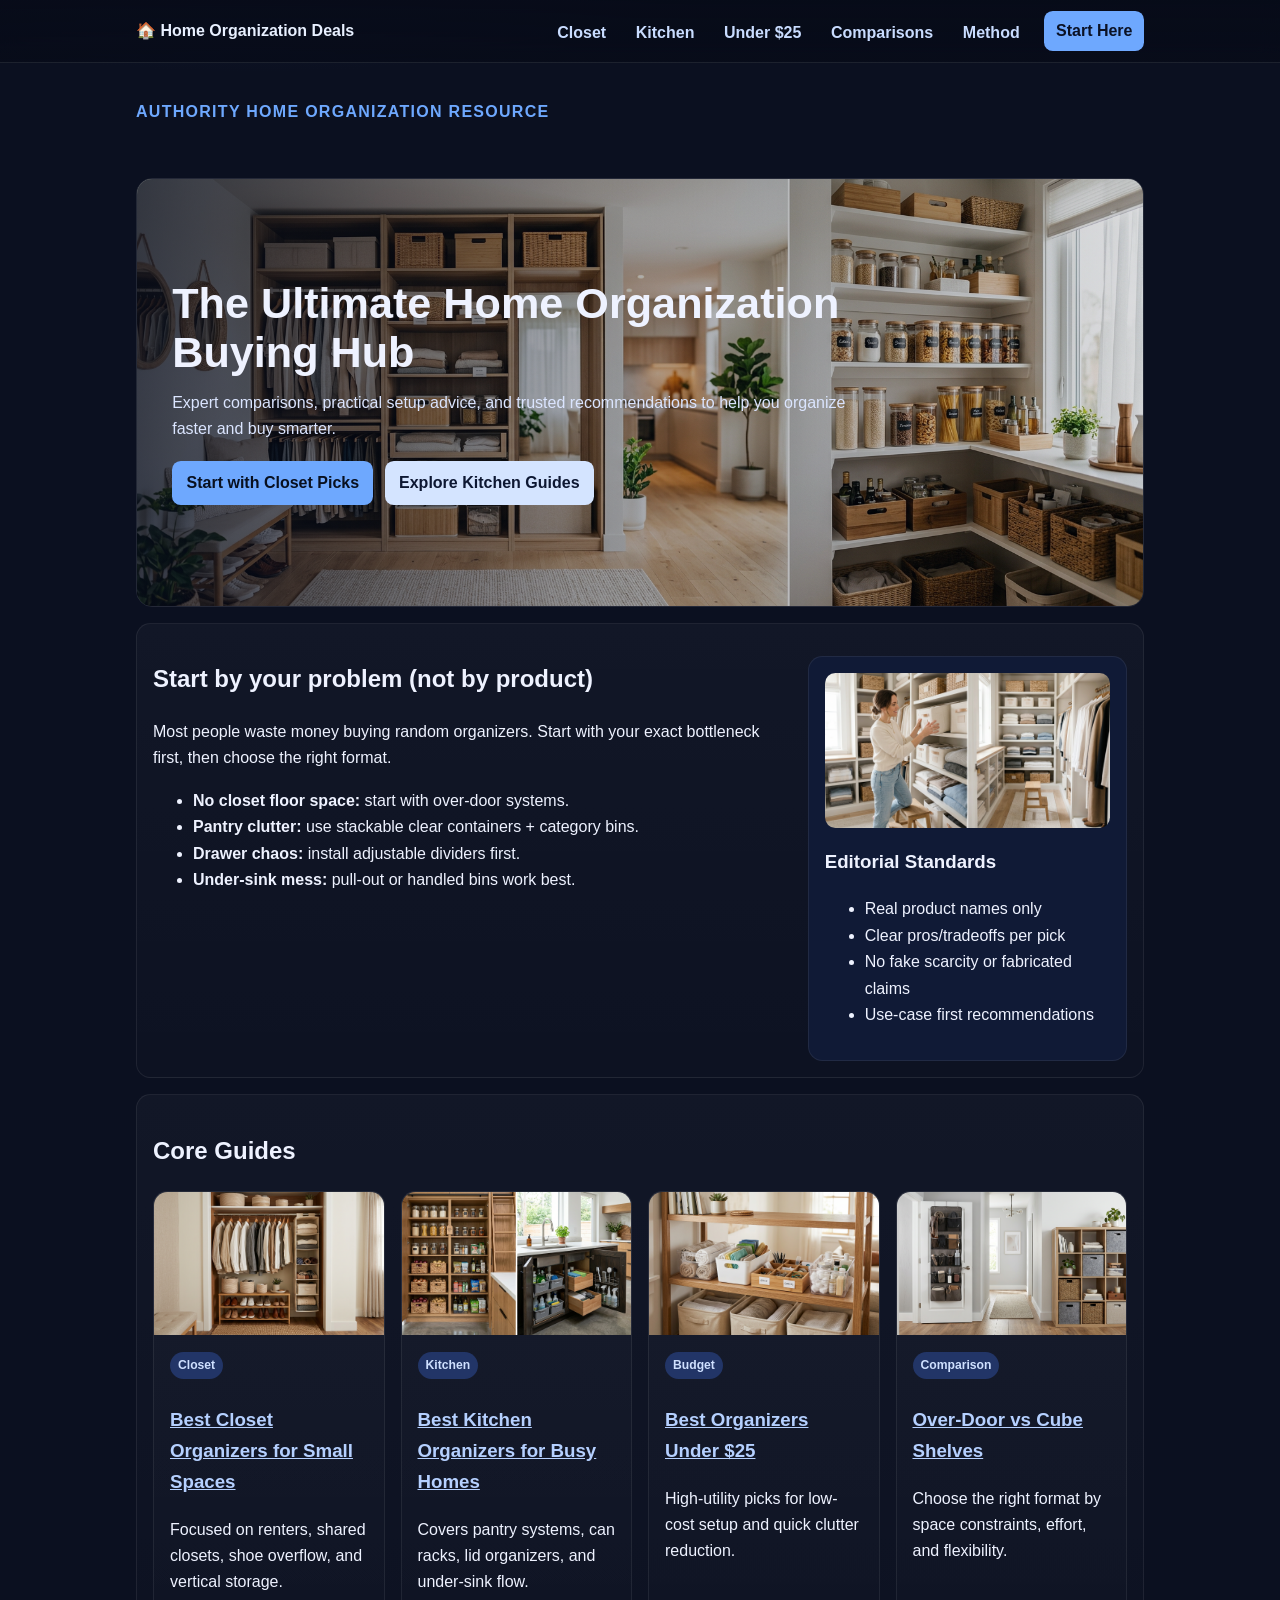
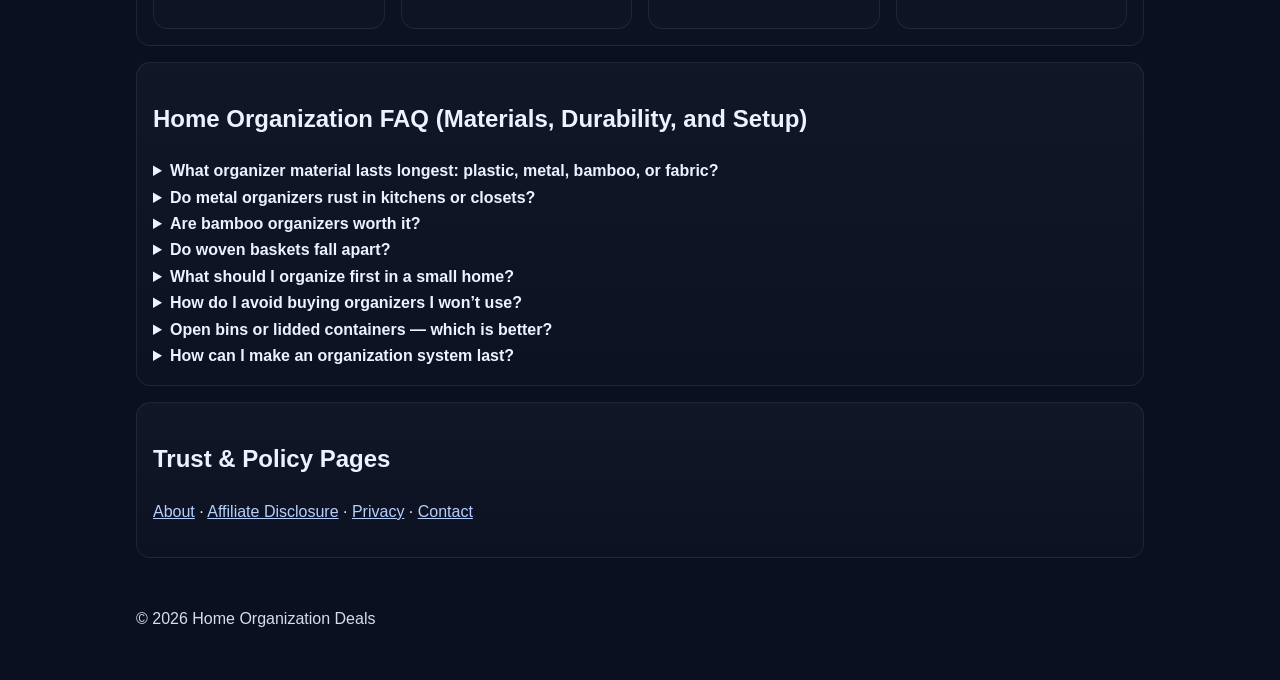
<file: index.html>
<!doctype html>
<html lang="en">
<head>
  <meta charset="utf-8" />
  <meta name="viewport" content="width=device-width, initial-scale=1" />
  <title>Home Organization Deals | Expert Home Storage Reviews & Comparisons</title>
  <meta name="description" content="The authority hub for home organization buying decisions: expert comparisons, room-by-room guides, and practical product recommendations for closets, kitchens, and small spaces." />
  <link rel="canonical" href="https://virtualecommerceinc.com/home-organization-deals/" />
  <meta property="og:title" content="Home Organization Deals" />
  <meta property="og:description" content="Expert home organization comparisons and buying guides for real homes." />
  <meta property="og:type" content="website" />
  <meta property="og:url" content="https://virtualecommerceinc.com/home-organization-deals/" />
  <meta name="twitter:card" content="summary_large_image" />
  <link rel="stylesheet" href="styles.css" />

  <script type="application/ld+json">
  {"@context":"https://schema.org","@type":"WebSite","name":"Home Organization Deals","url":"https://virtualecommerceinc.com/home-organization-deals/"}
  </script>
  <script type="application/ld+json">
  {"@context":"https://schema.org","@type":"Organization","name":"Home Organization Deals","url":"https://virtualecommerceinc.com/home-organization-deals/","description":"Independent home organization guide focused on practical use-case product recommendations."}
  </script>
  <script type="application/ld+json">
  {"@context":"https://schema.org","@type":"ItemList","name":"Core Home Organization Guides","itemListElement":[{"@type":"ListItem","position":1,"url":"https://virtualecommerceinc.com/home-organization-deals/best-closet-organizers.html"},{"@type":"ListItem","position":2,"url":"https://virtualecommerceinc.com/home-organization-deals/best-kitchen-organizers.html"},{"@type":"ListItem","position":3,"url":"https://virtualecommerceinc.com/home-organization-deals/under-25.html"},{"@type":"ListItem","position":4,"url":"https://virtualecommerceinc.com/home-organization-deals/comparison-over-door-vs-cube.html"}]}
  </script>
    <script type="application/ld+json">
  {
    "@context":"https://schema.org",
    "@type":"FAQPage",
    "mainEntity":[
      {"@type":"Question","name":"What organizer material lasts longest: plastic, metal, bamboo, or fabric?","acceptedAnswer":{"@type":"Answer","text":"For high-moisture areas like under-sink zones, durable plastic bins are usually the most forgiving. Powder-coated metal can last well in dry spaces but may rust if coatings chip in wet environments. Bamboo looks premium and works best in dry, ventilated areas. Fabric bins are best for lightweight, low-moisture storage."}},
      {"@type":"Question","name":"Do metal organizers rust in kitchens or closets?","acceptedAnswer":{"@type":"Answer","text":"They can if exposed to humidity, spills, or chipped coatings. In kitchens and under-sink areas, choose rust-resistant or powder-coated metal and wipe surfaces regularly."}},
      {"@type":"Question","name":"Are bamboo organizers good for kitchens and bathrooms?","acceptedAnswer":{"@type":"Answer","text":"Bamboo is great for dry countertops and pantry styling, but less ideal in consistently damp areas unless sealed and maintained. For wet zones, plastic often lasts longer."}},
      {"@type":"Question","name":"Do woven baskets fall apart over time?","acceptedAnswer":{"@type":"Answer","text":"Lower-quality baskets can fray or deform with heavy use. They’re best for soft goods and low-friction storage, while rigid bins are better for daily high-traffic use."}},
      {"@type":"Question","name":"What should I use in a small closet with no floor space?","acceptedAnswer":{"@type":"Answer","text":"Start with vertical systems: over-door organizers, hanging shelf units, and slim stackable bins. These maximize capacity without consuming floor area."}},
      {"@type":"Question","name":"What’s the best first kitchen area to organize?","acceptedAnswer":{"@type":"Answer","text":"Start with the highest-friction zone: usually pantry overflow, lid chaos, or under-sink cleaning storage. Quick wins improve long-term consistency."}},
      {"@type":"Question","name":"How do I choose bins that won’t become new clutter?","acceptedAnswer":{"@type":"Answer","text":"Choose by category and frequency of use. Use clear bins for daily items, labels for shared spaces, and avoid buying organizers before measuring shelves and clearance."}},
      {"@type":"Question","name":"Should I choose open bins or lidded containers?","acceptedAnswer":{"@type":"Answer","text":"Open bins are faster for daily access. Lidded containers are better for pantry staples, stackability, and dust control. Many homes need both by zone."}},
      {"@type":"Question","name":"How often should I refresh my organization setup?","acceptedAnswer":{"@type":"Answer","text":"Do a light reset weekly and a deeper 15–30 minute review monthly to remove drift. Systems last longer when adjusted to actual usage patterns."}}
    ]
  }
  </script>

<!-- Google tag (gtag.js) -->
<script async src="https://www.googletagmanager.com/gtag/js?id=G-3Q57QH82ZM"></script>
<script>
 window.dataLayer = window.dataLayer || [];
 function gtag(){dataLayer.push(arguments);}
 gtag('js', new Date());
 gtag('config', 'G-3Q57QH82ZM');
</script>
</head>
<body>

  <div class="top-nav-wrap">
    <div class="wrap top-nav">
      <a class="brand" href="index.html">🏠 Home Organization Deals</a>
      <nav class="top-links" aria-label="Primary">
        <a href="best-closet-organizers.html">Closet</a>
        <a href="best-kitchen-organizers.html">Kitchen</a>
        <a href="under-25.html">Under $25</a>
        <a href="comparison-over-door-vs-cube.html">Comparisons</a>
        <a href="about.html">Method</a>
      </nav>
      <a class="top-cta" href="best-closet-organizers.html">Start Here</a>
    </div>
  </div>

  <header class="wrap hero">
    <p class="eyebrow">Authority Home Organization Resource</p>
  </header>

  <main class="wrap">
    <section class="hero-banner">
      <img src="assets/hero-banner.png" alt="Beautifully organized modern home with curated closet and pantry systems" loading="eager" />
      <div class="hero-overlay">
        <h1>The Ultimate Home Organization Buying Hub</h1>
        <p>Expert comparisons, practical setup advice, and trusted recommendations to help you organize faster and buy smarter.</p>
        <div class="hero-ctas">
          <a class="btn" href="best-closet-organizers.html">Start with Closet Picks</a>
          <a class="btn btn-alt" href="best-kitchen-organizers.html">Explore Kitchen Guides</a>
        </div>
      </div>
    </section>

    <section class="panel two-col">
      <div>
        <h2>Start by your problem (not by product)</h2>
        <p>Most people waste money buying random organizers. Start with your exact bottleneck first, then choose the right format.</p>
        <ul>
          <li><strong>No closet floor space:</strong> start with over-door systems.</li>
          <li><strong>Pantry clutter:</strong> use stackable clear containers + category bins.</li>
          <li><strong>Drawer chaos:</strong> install adjustable dividers first.</li>
          <li><strong>Under-sink mess:</strong> pull-out or handled bins work best.</li>
        </ul>
      </div>
      <aside class="panel alt">
        <img class="section-image" src="assets/section-lifestyle.png" alt="Lifestyle photo of organizing bins in a small closet" loading="lazy" />
        <h3>Editorial Standards</h3>
        <ul>
          <li>Real product names only</li>
          <li>Clear pros/tradeoffs per pick</li>
          <li>No fake scarcity or fabricated claims</li>
          <li>Use-case first recommendations</li>
        </ul>
      </aside>
    </section>

    <section class="panel">
      <h2>Core Guides</h2>
      <div class="grid guide-cards">
        <article class="card guide-card">
          <img src="assets/guide-closet.png" alt="Closet organization guide cover" loading="lazy" />
          <div class="card-body"><span class="badge">Closet</span><h3><a href="best-closet-organizers.html">Best Closet Organizers for Small Spaces</a></h3><p>Focused on renters, shared closets, shoe overflow, and vertical storage.</p></div>
        </article>
        <article class="card guide-card">
          <img src="assets/guide-kitchen.png" alt="Kitchen organization guide cover" loading="lazy" />
          <div class="card-body"><span class="badge">Kitchen</span><h3><a href="best-kitchen-organizers.html">Best Kitchen Organizers for Busy Homes</a></h3><p>Covers pantry systems, can racks, lid organizers, and under-sink flow.</p></div>
        </article>
        <article class="card guide-card">
          <img src="assets/guide-budget.png" alt="Budget organization guide cover" loading="lazy" />
          <div class="card-body"><span class="badge">Budget</span><h3><a href="under-25.html">Best Organizers Under $25</a></h3><p>High-utility picks for low-cost setup and quick clutter reduction.</p></div>
        </article>
        <article class="card guide-card">
          <img src="assets/guide-compare.png" alt="Comparison guide cover" loading="lazy" />
          <div class="card-body"><span class="badge">Comparison</span><h3><a href="comparison-over-door-vs-cube.html">Over-Door vs Cube Shelves</a></h3><p>Choose the right format by space constraints, effort, and flexibility.</p></div>
        </article>
      </div>
    </section>

        <section class="panel">
      <h2>Home Organization FAQ (Materials, Durability, and Setup)</h2>
      <details>
        <summary>What organizer material lasts longest: plastic, metal, bamboo, or fabric?</summary>
        <p>For damp zones (especially under-sink), durable plastic usually lasts the longest with the least maintenance. Powder-coated metal performs well in dry spaces but can rust if coating chips. Bamboo is excellent in dry, styled spaces. Fabric bins are best for lighter, low-moisture storage.</p>
      </details>
      <details>
        <summary>Do metal organizers rust in kitchens or closets?</summary>
        <p>They can over time if exposed to moisture, cleaning chemicals, or chipped finishes. If you choose metal, use coated/rust-resistant options and keep wet zones wiped down.</p>
      </details>
      <details>
        <summary>Are bamboo organizers worth it?</summary>
        <p>Bamboo is popular because it looks premium and warm. It works best in dry areas like shelves, vanities, and countertops. For consistently humid zones, plastic is often more durable.</p>
      </details>
      <details>
        <summary>Do woven baskets fall apart?</summary>
        <p>Some do with heavy daily friction. Baskets are best for soft goods (blankets, accessories, paper goods). For heavy tools or frequent grab-and-go items, use rigid bins.</p>
      </details>
      <details>
        <summary>What should I organize first in a small home?</summary>
        <p>Start where daily friction is highest: closet overflow, pantry clutter, or under-sink chaos. Fix one high-use zone first, then expand.</p>
      </details>
      <details>
        <summary>How do I avoid buying organizers I won’t use?</summary>
        <p>Measure first, then buy by category and behavior. If you use an item daily, prioritize visibility and easy access. If not, stack and store deeper.</p>
      </details>
      <details>
        <summary>Open bins or lidded containers — which is better?</summary>
        <p>Open bins are faster for frequent access; lidded containers are better for pantry staples, cleaner stacking, and dust control. Most homes need a blend.</p>
      </details>
      <details>
        <summary>How can I make an organization system last?</summary>
        <p>Label clearly, keep categories simple, and run short weekly resets. Monthly 15–30 minute tune-ups prevent systems from collapsing.</p>
      </details>
    </section>

    <section class="panel">
      <h2>Trust & Policy Pages</h2>
      <p><a href="about.html">About</a> · <a href="affiliate-disclosure.html">Affiliate Disclosure</a> · <a href="privacy.html">Privacy</a> · <a href="contact.html">Contact</a></p>
    </section>
  </main>

  <footer class="wrap footer">
    <p>© 2026 Home Organization Deals</p>
  </footer>
</body>
</html>
</file>
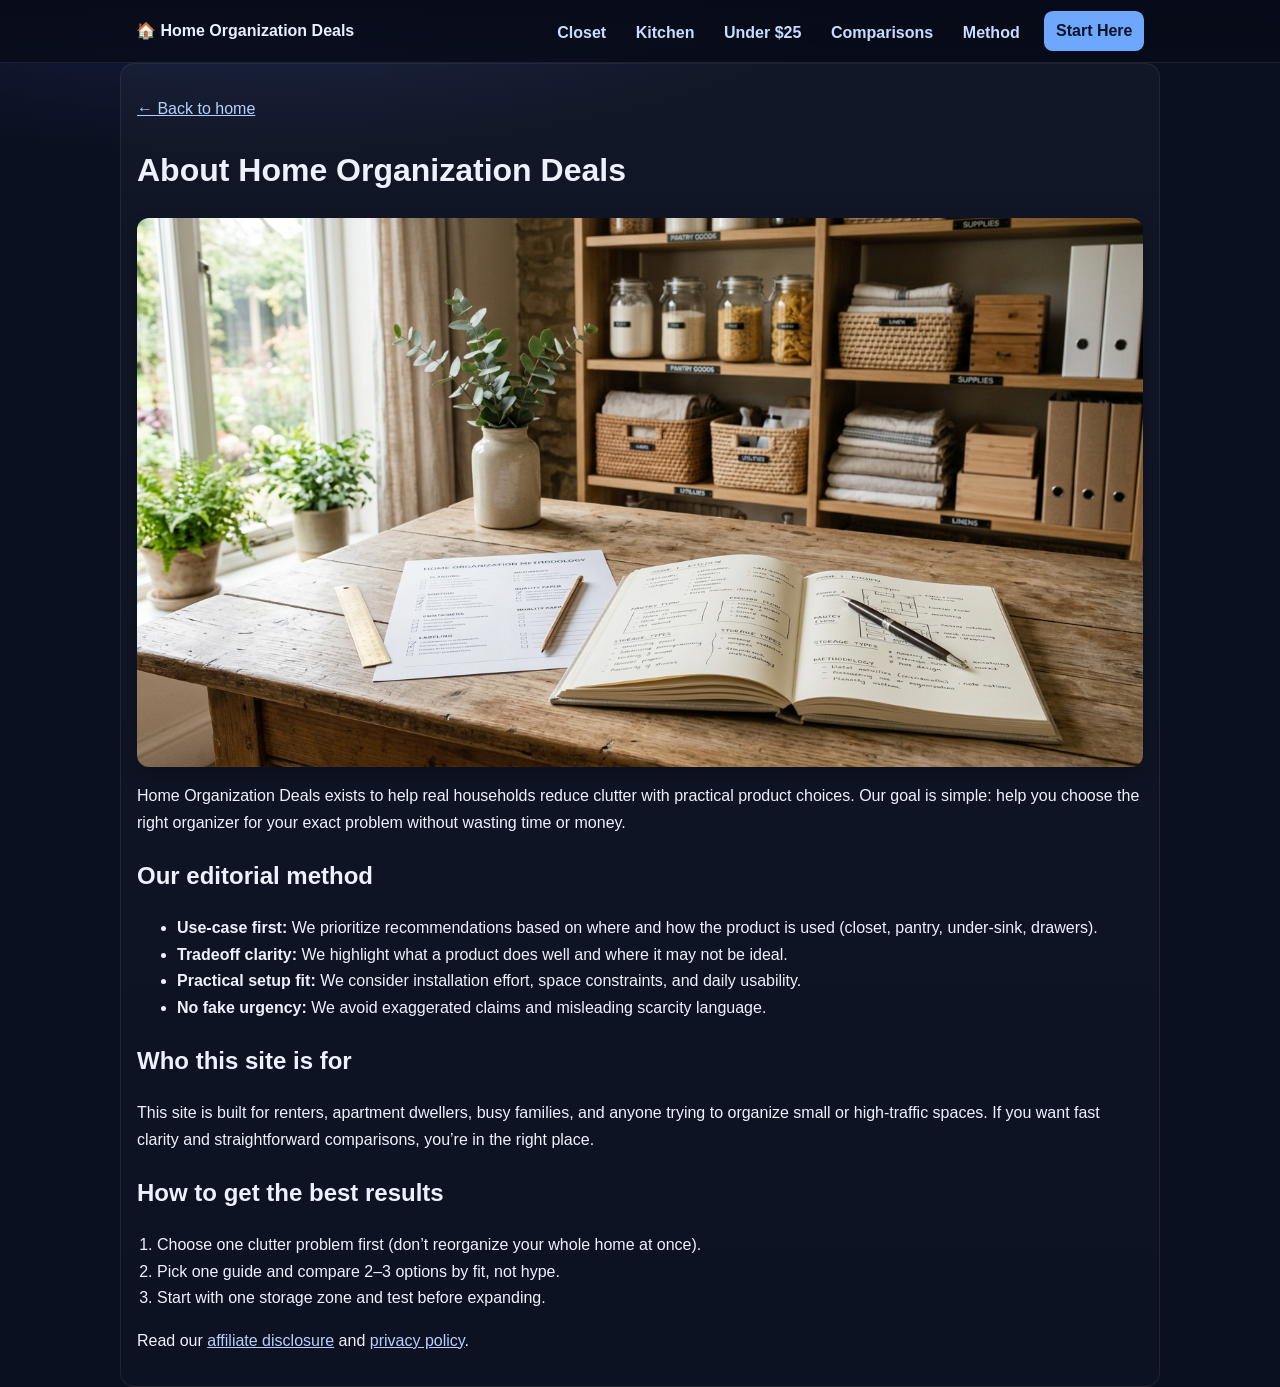
<file: about.html>
<!doctype html><html lang="en"><head>
<meta charset="utf-8"><meta name="viewport" content="width=device-width, initial-scale=1">
<title>About Home Organization Deals</title>
<meta name="description" content="How Home Organization Deals researches and recommends organization products.">
<link rel="canonical" href="https://virtualecommerceinc.com/home-organization-deals/about.html">
<link rel="stylesheet" href="styles.css">
<script type="application/ld+json">
{"@context":"https://schema.org","@type":"BreadcrumbList","itemListElement":[{"@type":"ListItem","position":1,"name":"Home","item":"https://virtualecommerceinc.com/home-organization-deals/"},{"@type":"ListItem","position":2,"name":"About","item":"https://virtualecommerceinc.com/home-organization-deals/about.html"}]}
</script>

<!-- Google tag (gtag.js) -->
<script async src="https://www.googletagmanager.com/gtag/js?id=G-3Q57QH82ZM"></script>
<script>
 window.dataLayer = window.dataLayer || [];
 function gtag(){dataLayer.push(arguments);}
 gtag('js', new Date());
 gtag('config', 'G-3Q57QH82ZM');
</script>
</head><body>

  <div class="top-nav-wrap">
    <div class="wrap top-nav">
      <a class="brand" href="index.html">🏠 Home Organization Deals</a>
      <nav class="top-links" aria-label="Primary">
        <a href="best-closet-organizers.html">Closet</a>
        <a href="best-kitchen-organizers.html">Kitchen</a>
        <a href="under-25.html">Under $25</a>
        <a href="comparison-over-door-vs-cube.html">Comparisons</a>
        <a href="about.html">Method</a>
      </nav>
      <a class="top-cta" href="best-closet-organizers.html">Start Here</a>
    </div>
  </div>
<main class="wrap content">
<p><a href="index.html">← Back to home</a></p>
<h1>About Home Organization Deals</h1>
<section class="trust-hero"><img src="assets/page_about.png" alt="about page image" loading="lazy" /></section>
<p>Home Organization Deals exists to help real households reduce clutter with practical product choices. Our goal is simple: help you choose the right organizer for your exact problem without wasting time or money.</p>

<h2>Our editorial method</h2>
<ul>
  <li><strong>Use-case first:</strong> We prioritize recommendations based on where and how the product is used (closet, pantry, under-sink, drawers).</li>
  <li><strong>Tradeoff clarity:</strong> We highlight what a product does well and where it may not be ideal.</li>
  <li><strong>Practical setup fit:</strong> We consider installation effort, space constraints, and daily usability.</li>
  <li><strong>No fake urgency:</strong> We avoid exaggerated claims and misleading scarcity language.</li>
</ul>

<h2>Who this site is for</h2>
<p>This site is built for renters, apartment dwellers, busy families, and anyone trying to organize small or high-traffic spaces. If you want fast clarity and straightforward comparisons, you’re in the right place.</p>

<h2>How to get the best results</h2>
<ol>
  <li>Choose one clutter problem first (don’t reorganize your whole home at once).</li>
  <li>Pick one guide and compare 2–3 options by fit, not hype.</li>
  <li>Start with one storage zone and test before expanding.</li>
</ol>

<p>Read our <a href="affiliate-disclosure.html">affiliate disclosure</a> and <a href="privacy.html">privacy policy</a>.</p>
</main></body></html>
</file>
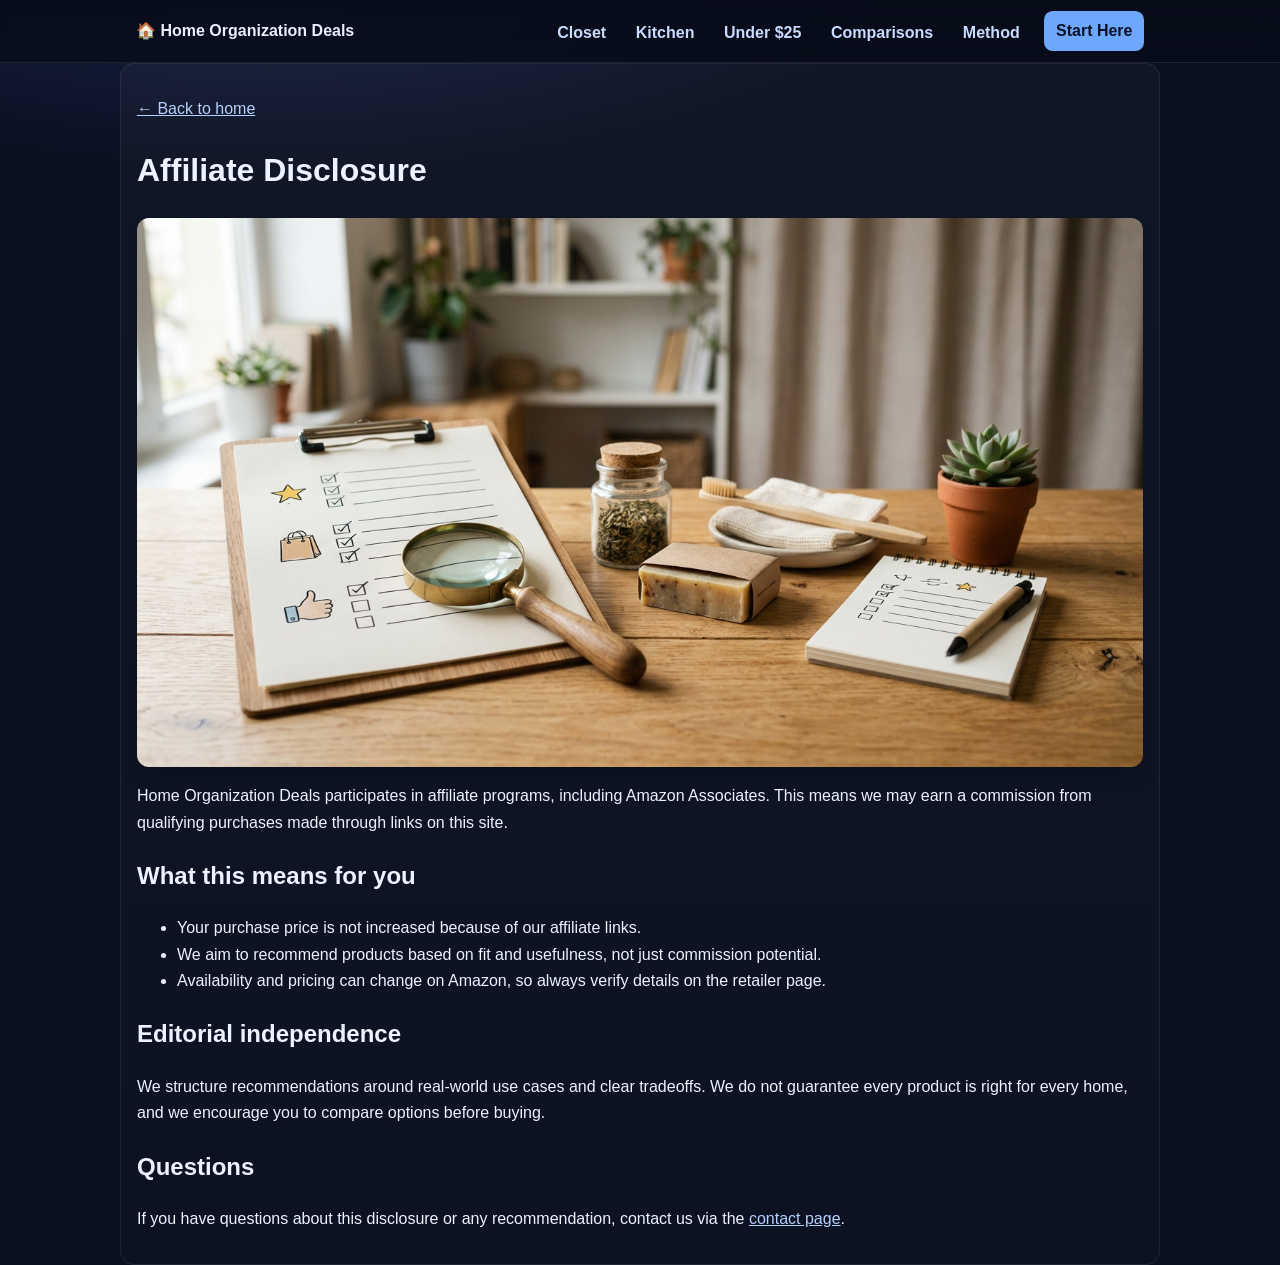
<file: affiliate-disclosure.html>
<!doctype html><html lang="en"><head>
<meta charset="utf-8"><meta name="viewport" content="width=device-width, initial-scale=1">
<title>Affiliate Disclosure</title>
<meta name="description" content="Affiliate disclosure for Home Organization Deals.">
<link rel="canonical" href="https://virtualecommerceinc.com/home-organization-deals/affiliate-disclosure.html">
<link rel="stylesheet" href="styles.css">
<script type="application/ld+json">
{"@context":"https://schema.org","@type":"BreadcrumbList","itemListElement":[{"@type":"ListItem","position":1,"name":"Home","item":"https://virtualecommerceinc.com/home-organization-deals/"},{"@type":"ListItem","position":2,"name":"Affiliate Disclosure","item":"https://virtualecommerceinc.com/home-organization-deals/affiliate-disclosure.html"}]}
</script>

<!-- Google tag (gtag.js) -->
<script async src="https://www.googletagmanager.com/gtag/js?id=G-3Q57QH82ZM"></script>
<script>
 window.dataLayer = window.dataLayer || [];
 function gtag(){dataLayer.push(arguments);}
 gtag('js', new Date());
 gtag('config', 'G-3Q57QH82ZM');
</script>
</head><body>

  <div class="top-nav-wrap"><div class="wrap top-nav"><a class="brand" href="index.html">🏠 Home Organization Deals</a><nav class="top-links" aria-label="Primary"><a href="best-closet-organizers.html">Closet</a><a href="best-kitchen-organizers.html">Kitchen</a><a href="under-25.html">Under $25</a><a href="comparison-over-door-vs-cube.html">Comparisons</a><a href="about.html">Method</a></nav><a class="top-cta" href="best-closet-organizers.html">Start Here</a></div></div>
<main class="wrap content">
<p><a href="index.html">← Back to home</a></p>
<h1>Affiliate Disclosure</h1>
<section class="trust-hero"><img src="assets/page_disclosure.png" alt="affiliate disclosure page image" loading="lazy" /></section>
<p>Home Organization Deals participates in affiliate programs, including Amazon Associates. This means we may earn a commission from qualifying purchases made through links on this site.</p>

<h2>What this means for you</h2>
<ul>
  <li>Your purchase price is not increased because of our affiliate links.</li>
  <li>We aim to recommend products based on fit and usefulness, not just commission potential.</li>
  <li>Availability and pricing can change on Amazon, so always verify details on the retailer page.</li>
</ul>

<h2>Editorial independence</h2>
<p>We structure recommendations around real-world use cases and clear tradeoffs. We do not guarantee every product is right for every home, and we encourage you to compare options before buying.</p>

<h2>Questions</h2>
<p>If you have questions about this disclosure or any recommendation, contact us via the <a href="contact.html">contact page</a>.</p>
</main></body></html>
</file>
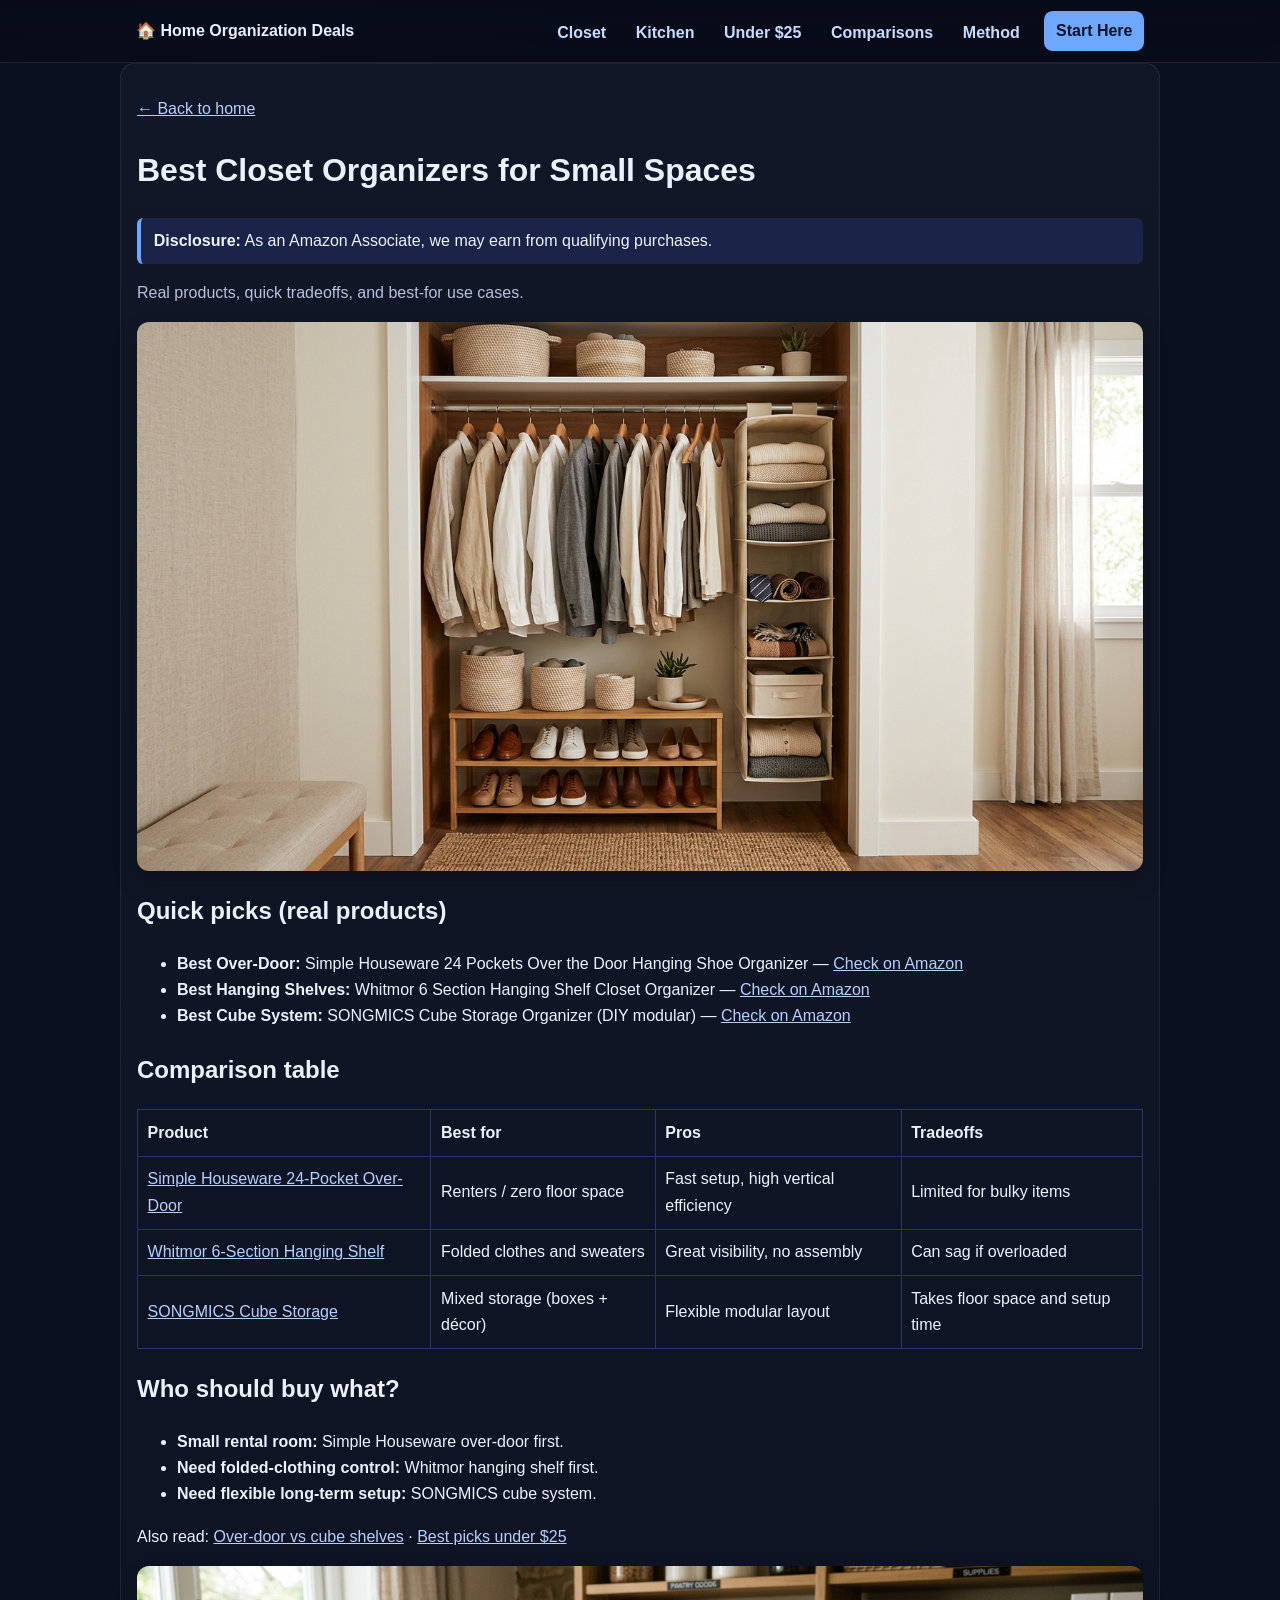
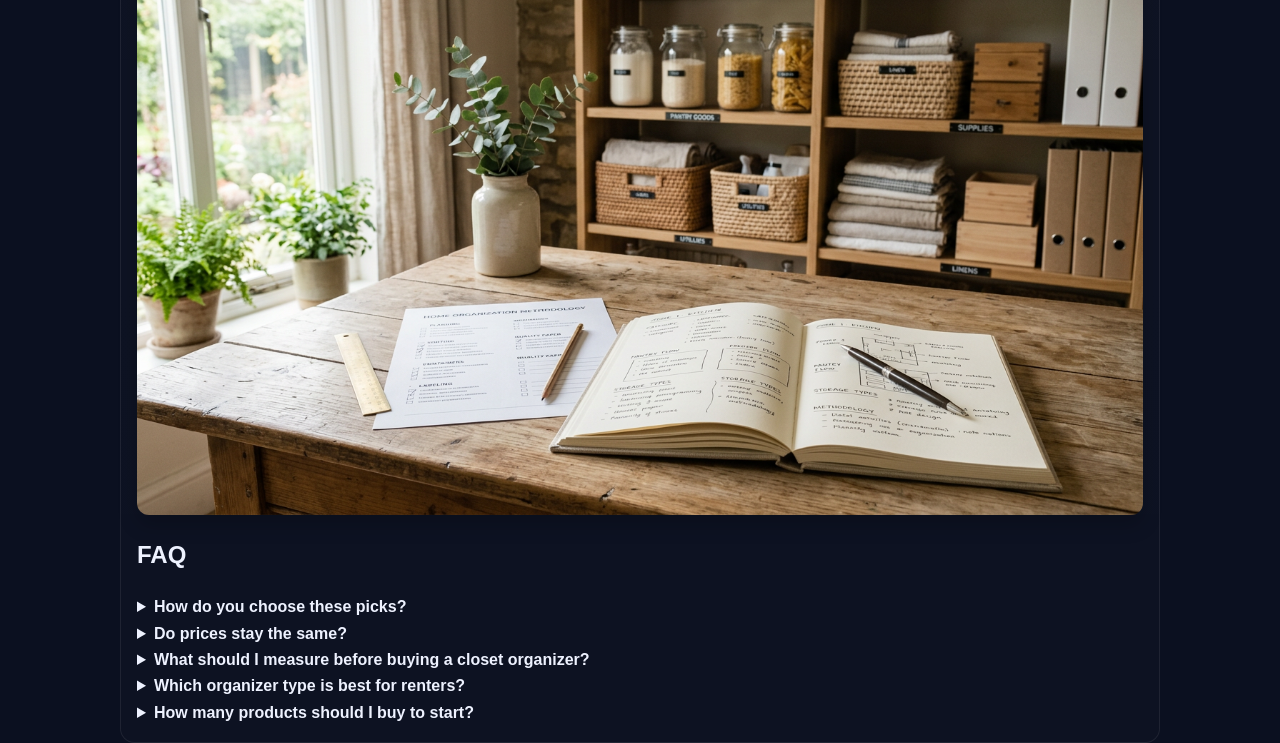
<file: best-closet-organizers.html>
<!doctype html>
<html lang="en"><head>
<meta charset="utf-8"><meta name="viewport" content="width=device-width, initial-scale=1">
<title>Best Closet Organizers for Small Spaces (Real Product Comparison)</title>
<meta name="description" content="Real Amazon closet organizer comparisons for small spaces: over-door, hanging shelves, and cube storage systems.">
<link rel="canonical" href="https://virtualecommerceinc.com/home-organization-deals/best-closet-organizers.html">
<link rel="stylesheet" href="styles.css">

<script type="application/ld+json">
{"@context":"https://schema.org","@type":"BreadcrumbList","itemListElement":[{"@type":"ListItem","position":1,"name":"Home","item":"https://virtualecommerceinc.com/home-organization-deals/"},{"@type":"ListItem","position":2,"name":"Best Closet Organizers","item":"https://virtualecommerceinc.com/home-organization-deals/best-closet-organizers.html"}]}
</script>

<script type="application/ld+json">
{"@context":"https://schema.org","@type":"ItemList","name":"Best Closet Organizers","itemListElement":[{"@type":"ListItem","position":1,"item":{"@type":"Product","name":"Simple Houseware 24 Pockets Over the Door Hanging Shoe Organizer"}},{"@type":"ListItem","position":2,"item":{"@type":"Product","name":"Whitmor 6 Section Hanging Shelf Closet Organizer"}},{"@type":"ListItem","position":3,"item":{"@type":"Product","name":"SONGMICS Cube Storage Organizer"}}]}
</script>

<!-- Google tag (gtag.js) -->
<script async src="https://www.googletagmanager.com/gtag/js?id=G-3Q57QH82ZM"></script>
<script>
 window.dataLayer = window.dataLayer || [];
 function gtag(){dataLayer.push(arguments);}
 gtag('js', new Date());
 gtag('config', 'G-3Q57QH82ZM');
</script>
</head><body>

  <div class="top-nav-wrap">
    <div class="wrap top-nav">
      <a class="brand" href="index.html">🏠 Home Organization Deals</a>
      <nav class="top-links" aria-label="Primary">
        <a href="best-closet-organizers.html">Closet</a>
        <a href="best-kitchen-organizers.html">Kitchen</a>
        <a href="under-25.html">Under $25</a>
        <a href="comparison-over-door-vs-cube.html">Comparisons</a>
        <a href="about.html">Method</a>
      </nav>
      <a class="top-cta" href="best-closet-organizers.html">Start Here</a>
    </div>
  </div>
<main class="wrap content">
<p><a href="index.html">← Back to home</a></p>
<h1>Best Closet Organizers for Small Spaces</h1>
<p class="disclosure"><strong>Disclosure:</strong> As an Amazon Associate, we may earn from qualifying purchases.</p>
<p class="sub">Real products, quick tradeoffs, and best-for use cases.</p>

<section class="guide-hero"><img src="assets/guide-closet.png" alt="Organized small closet with hanging shelves and shoe storage" loading="lazy" /></section>

<h2>Quick picks (real products)</h2>
<ul>
  <li><strong>Best Over-Door:</strong> Simple Houseware 24 Pockets Over the Door Hanging Shoe Organizer — <a rel="nofollow sponsored" href="https://www.amazon.com/s?k=Simple+Houseware+24+Pockets+Over+the+Door+Hanging+Shoe+Organizer&tag=homeorganize01-20">Check on Amazon</a></li>
  <li><strong>Best Hanging Shelves:</strong> Whitmor 6 Section Hanging Shelf Closet Organizer — <a rel="nofollow sponsored" href="https://www.amazon.com/s?k=Whitmor+6+Section+Hanging+Shelf+Closet+Organizer&tag=homeorganize01-20">Check on Amazon</a></li>
  <li><strong>Best Cube System:</strong> SONGMICS Cube Storage Organizer (DIY modular) — <a rel="nofollow sponsored" href="https://www.amazon.com/s?k=SONGMICS+Cube+Storage+Organizer&tag=homeorganize01-20">Check on Amazon</a></li>
</ul>

<h2>Comparison table</h2>
<table>
<thead><tr><th>Product</th><th>Best for</th><th>Pros</th><th>Tradeoffs</th></tr></thead>
<tbody>
<tr><td><a rel="nofollow sponsored" href="https://www.amazon.com/s?k=Simple+Houseware+24+Pockets+Over+the+Door+Hanging+Shoe+Organizer&tag=homeorganize01-20">Simple Houseware 24-Pocket Over-Door</a></td><td>Renters / zero floor space</td><td>Fast setup, high vertical efficiency</td><td>Limited for bulky items</td></tr>
<tr><td><a rel="nofollow sponsored" href="https://www.amazon.com/s?k=Whitmor+6+Section+Hanging+Shelf+Closet+Organizer&tag=homeorganize01-20">Whitmor 6-Section Hanging Shelf</a></td><td>Folded clothes and sweaters</td><td>Great visibility, no assembly</td><td>Can sag if overloaded</td></tr>
<tr><td><a rel="nofollow sponsored" href="https://www.amazon.com/s?k=SONGMICS+Cube+Storage+Organizer&tag=homeorganize01-20">SONGMICS Cube Storage</a></td><td>Mixed storage (boxes + décor)</td><td>Flexible modular layout</td><td>Takes floor space and setup time</td></tr>
</tbody>
</table>

<h2>Who should buy what?</h2>
<ul>
  <li><strong>Small rental room:</strong> Simple Houseware over-door first.</li>
  <li><strong>Need folded-clothing control:</strong> Whitmor hanging shelf first.</li>
  <li><strong>Need flexible long-term setup:</strong> SONGMICS cube system.</li>
</ul>

<p>Also read: <a href="comparison-over-door-vs-cube.html">Over-door vs cube shelves</a> · <a href="under-25.html">Best picks under $25</a></p>


<section class="support-image"><img src="assets/page_about.png" alt="Supplemental visual for best closet organizers" loading="lazy" /></section>
<h2>FAQ</h2>
<details><summary>How do you choose these picks?</summary><p>We prioritize use-case fit, organization impact, and practical setup tradeoffs.</p></details>
<details><summary>Do prices stay the same?</summary><p>Amazon prices and availability change often; verify on Amazon before buying.</p></details>
<details><summary>What should I measure before buying a closet organizer?</summary><p>Measure door clearance, shelf depth, vertical hanging length, and available floor footprint if using cubes.</p></details>
<details><summary>Which organizer type is best for renters?</summary><p>Over-door and hanging shelf systems are usually best because they need little or no permanent installation.</p></details>
<details><summary>How many products should I buy to start?</summary><p>Start with one organizer type per problem area. Overbuying too early usually creates new clutter.</p></details>

</main></body></html>
</file>
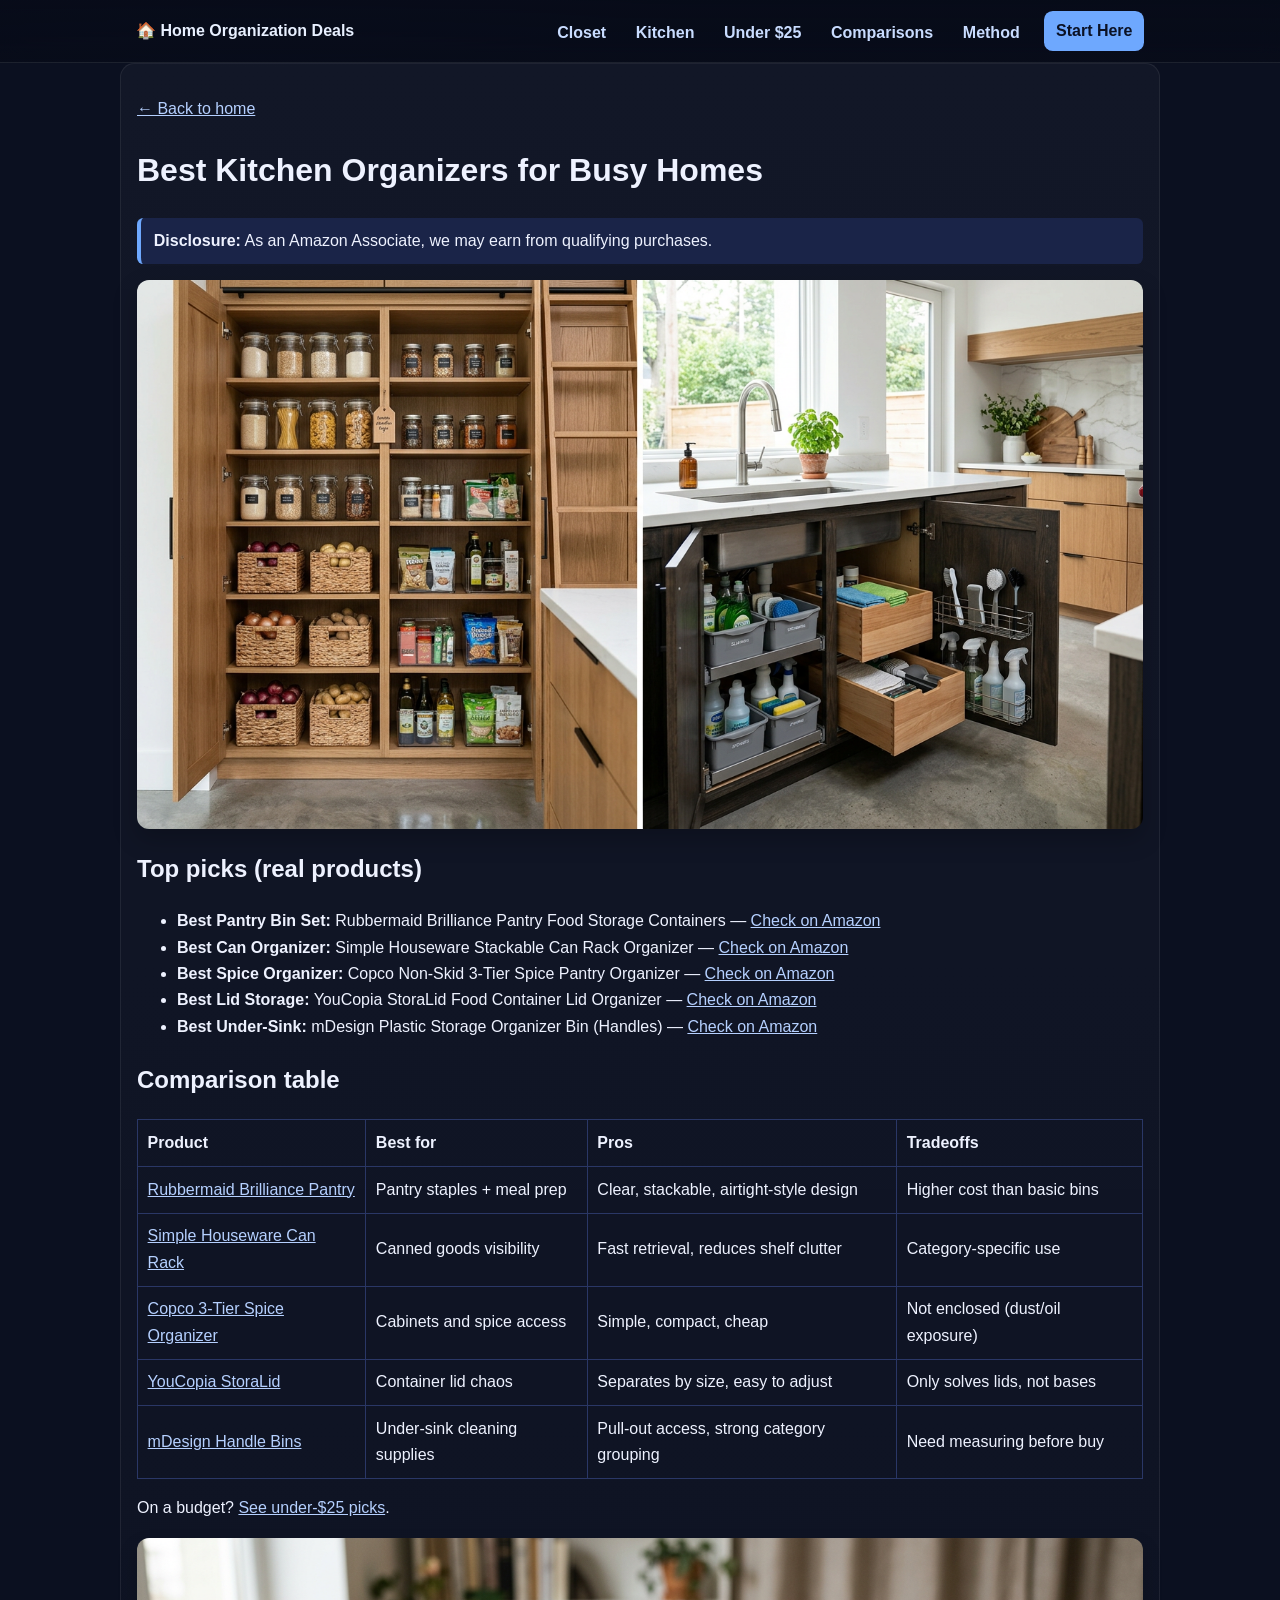
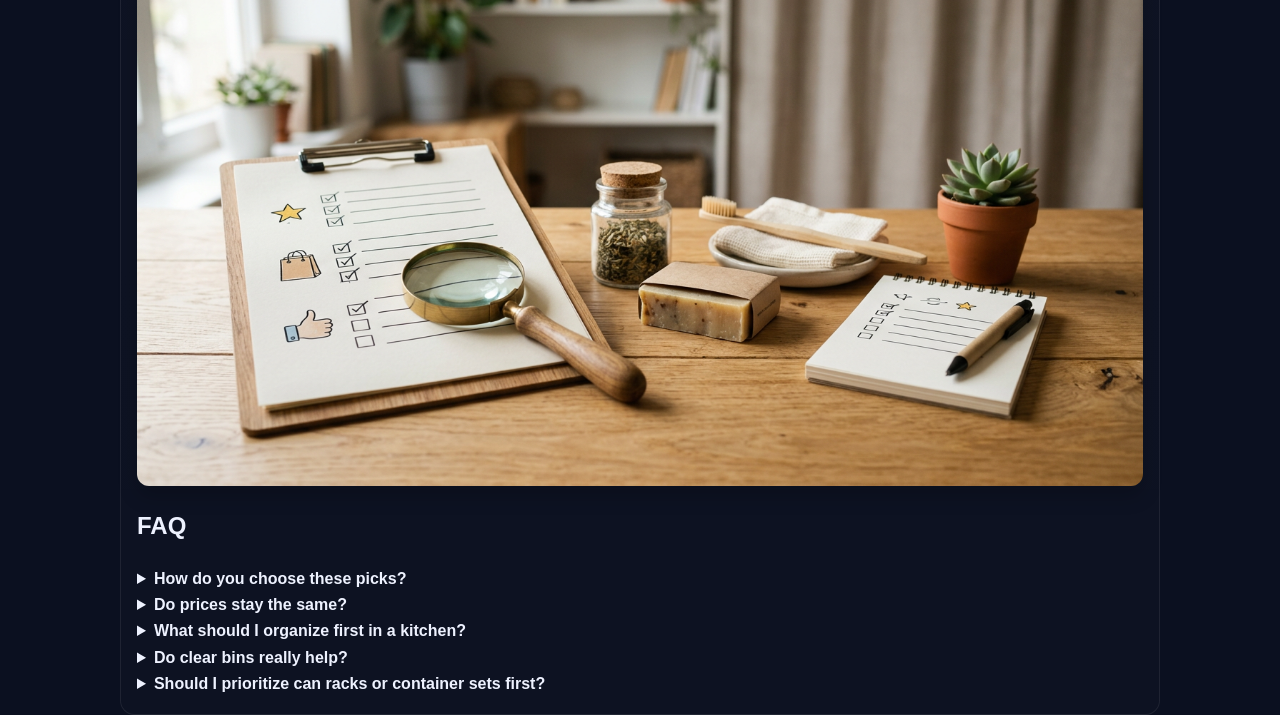
<file: best-kitchen-organizers.html>
<!doctype html>
<html lang="en"><head>
<meta charset="utf-8"><meta name="viewport" content="width=device-width, initial-scale=1">
<title>Best Kitchen Organizers (Real Product Comparison Guide)</title>
<meta name="description" content="Real Amazon kitchen organizer comparisons: pantry bins, can racks, spice racks, and under-sink storage.">
<link rel="canonical" href="https://virtualecommerceinc.com/home-organization-deals/best-kitchen-organizers.html">
<link rel="stylesheet" href="styles.css">
<script type="application/ld+json">
{"@context":"https://schema.org","@type":"BreadcrumbList","itemListElement":[{"@type":"ListItem","position":1,"name":"Home","item":"https://virtualecommerceinc.com/home-organization-deals/"},{"@type":"ListItem","position":2,"name":"Best Kitchen Organizers","item":"https://virtualecommerceinc.com/home-organization-deals/best-kitchen-organizers.html"}]}
</script>

<script type="application/ld+json">
{"@context":"https://schema.org","@type":"ItemList","name":"Best Kitchen Organizers","itemListElement":[{"@type":"ListItem","position":1,"item":{"@type":"Product","name":"Rubbermaid Brilliance Pantry Food Storage Containers"}},{"@type":"ListItem","position":2,"item":{"@type":"Product","name":"Simple Houseware Stackable Can Rack Organizer"}},{"@type":"ListItem","position":3,"item":{"@type":"Product","name":"YouCopia StoraLid Food Container Lid Organizer"}}]}
</script>

<!-- Google tag (gtag.js) -->
<script async src="https://www.googletagmanager.com/gtag/js?id=G-3Q57QH82ZM"></script>
<script>
 window.dataLayer = window.dataLayer || [];
 function gtag(){dataLayer.push(arguments);}
 gtag('js', new Date());
 gtag('config', 'G-3Q57QH82ZM');
</script>
</head><body>

  <div class="top-nav-wrap">
    <div class="wrap top-nav">
      <a class="brand" href="index.html">🏠 Home Organization Deals</a>
      <nav class="top-links" aria-label="Primary">
        <a href="best-closet-organizers.html">Closet</a>
        <a href="best-kitchen-organizers.html">Kitchen</a>
        <a href="under-25.html">Under $25</a>
        <a href="comparison-over-door-vs-cube.html">Comparisons</a>
        <a href="about.html">Method</a>
      </nav>
      <a class="top-cta" href="best-closet-organizers.html">Start Here</a>
    </div>
  </div>
<main class="wrap content">
<p><a href="index.html">← Back to home</a></p>
<h1>Best Kitchen Organizers for Busy Homes</h1>
<p class="disclosure"><strong>Disclosure:</strong> As an Amazon Associate, we may earn from qualifying purchases.</p>

<section class="guide-hero"><img src="assets/guide-kitchen.png" alt="Organized pantry and under-sink kitchen storage setup" loading="lazy" /></section>

<h2>Top picks (real products)</h2>
<ul>
  <li><strong>Best Pantry Bin Set:</strong> Rubbermaid Brilliance Pantry Food Storage Containers — <a rel="nofollow sponsored" href="https://www.amazon.com/s?k=Rubbermaid+Brilliance+Pantry+Food+Storage+Containers&tag=homeorganize01-20">Check on Amazon</a></li>
  <li><strong>Best Can Organizer:</strong> Simple Houseware Stackable Can Rack Organizer — <a rel="nofollow sponsored" href="https://www.amazon.com/s?k=Simple+Houseware+Stackable+Can+Rack+Organizer&tag=homeorganize01-20">Check on Amazon</a></li>
  <li><strong>Best Spice Organizer:</strong> Copco Non-Skid 3-Tier Spice Pantry Organizer — <a rel="nofollow sponsored" href="https://www.amazon.com/s?k=Copco+Non-Skid+3-Tier+Spice+Pantry+Organizer&tag=homeorganize01-20">Check on Amazon</a></li>
  <li><strong>Best Lid Storage:</strong> YouCopia StoraLid Food Container Lid Organizer — <a rel="nofollow sponsored" href="https://www.amazon.com/s?k=YouCopia+StoraLid+Food+Container+Lid+Organizer&tag=homeorganize01-20">Check on Amazon</a></li>
  <li><strong>Best Under-Sink:</strong> mDesign Plastic Storage Organizer Bin (Handles) — <a rel="nofollow sponsored" href="https://www.amazon.com/s?k=mDesign+Plastic+Storage+Organizer+Bin+Handles+under+sink&tag=homeorganize01-20">Check on Amazon</a></li>
</ul>

<h2>Comparison table</h2>
<table>
<thead><tr><th>Product</th><th>Best for</th><th>Pros</th><th>Tradeoffs</th></tr></thead>
<tbody>
<tr><td><a rel="nofollow sponsored" href="https://www.amazon.com/s?k=Rubbermaid+Brilliance+Pantry+Food+Storage+Containers&tag=homeorganize01-20">Rubbermaid Brilliance Pantry</a></td><td>Pantry staples + meal prep</td><td>Clear, stackable, airtight-style design</td><td>Higher cost than basic bins</td></tr>
<tr><td><a rel="nofollow sponsored" href="https://www.amazon.com/s?k=Simple+Houseware+Stackable+Can+Rack+Organizer&tag=homeorganize01-20">Simple Houseware Can Rack</a></td><td>Canned goods visibility</td><td>Fast retrieval, reduces shelf clutter</td><td>Category-specific use</td></tr>
<tr><td><a rel="nofollow sponsored" href="https://www.amazon.com/s?k=Copco+Non-Skid+3-Tier+Spice+Pantry+Organizer&tag=homeorganize01-20">Copco 3-Tier Spice Organizer</a></td><td>Cabinets and spice access</td><td>Simple, compact, cheap</td><td>Not enclosed (dust/oil exposure)</td></tr>
<tr><td><a rel="nofollow sponsored" href="https://www.amazon.com/s?k=YouCopia+StoraLid+Food+Container+Lid+Organizer&tag=homeorganize01-20">YouCopia StoraLid</a></td><td>Container lid chaos</td><td>Separates by size, easy to adjust</td><td>Only solves lids, not bases</td></tr>
<tr><td><a rel="nofollow sponsored" href="https://www.amazon.com/s?k=mDesign+Plastic+Storage+Organizer+Bin+Handles+under+sink&tag=homeorganize01-20">mDesign Handle Bins</a></td><td>Under-sink cleaning supplies</td><td>Pull-out access, strong category grouping</td><td>Need measuring before buy</td></tr>
</tbody>
</table>

<p>On a budget? <a href="under-25.html">See under-$25 picks</a>.</p>


<section class="support-image"><img src="assets/page_disclosure.png" alt="Supplemental visual for best kitchen organizers" loading="lazy" /></section>
<h2>FAQ</h2>
<details><summary>How do you choose these picks?</summary><p>We prioritize use-case fit, organization impact, and practical setup tradeoffs.</p></details>
<details><summary>Do prices stay the same?</summary><p>Amazon prices and availability change often; verify on Amazon before buying.</p></details>
<details><summary>What should I organize first in a kitchen?</summary><p>Start with your highest-friction area: pantry, under-sink, or container lids. Quick wins improve consistency.</p></details>
<details><summary>Do clear bins really help?</summary><p>Yes, visibility improves consistency and helps prevent duplicate purchases.</p></details>
<details><summary>Should I prioritize can racks or container sets first?</summary><p>If canned goods are messy, start with a rack. If dry goods overflow, prioritize stackable pantry containers.</p></details>

</main></body></html>
</file>
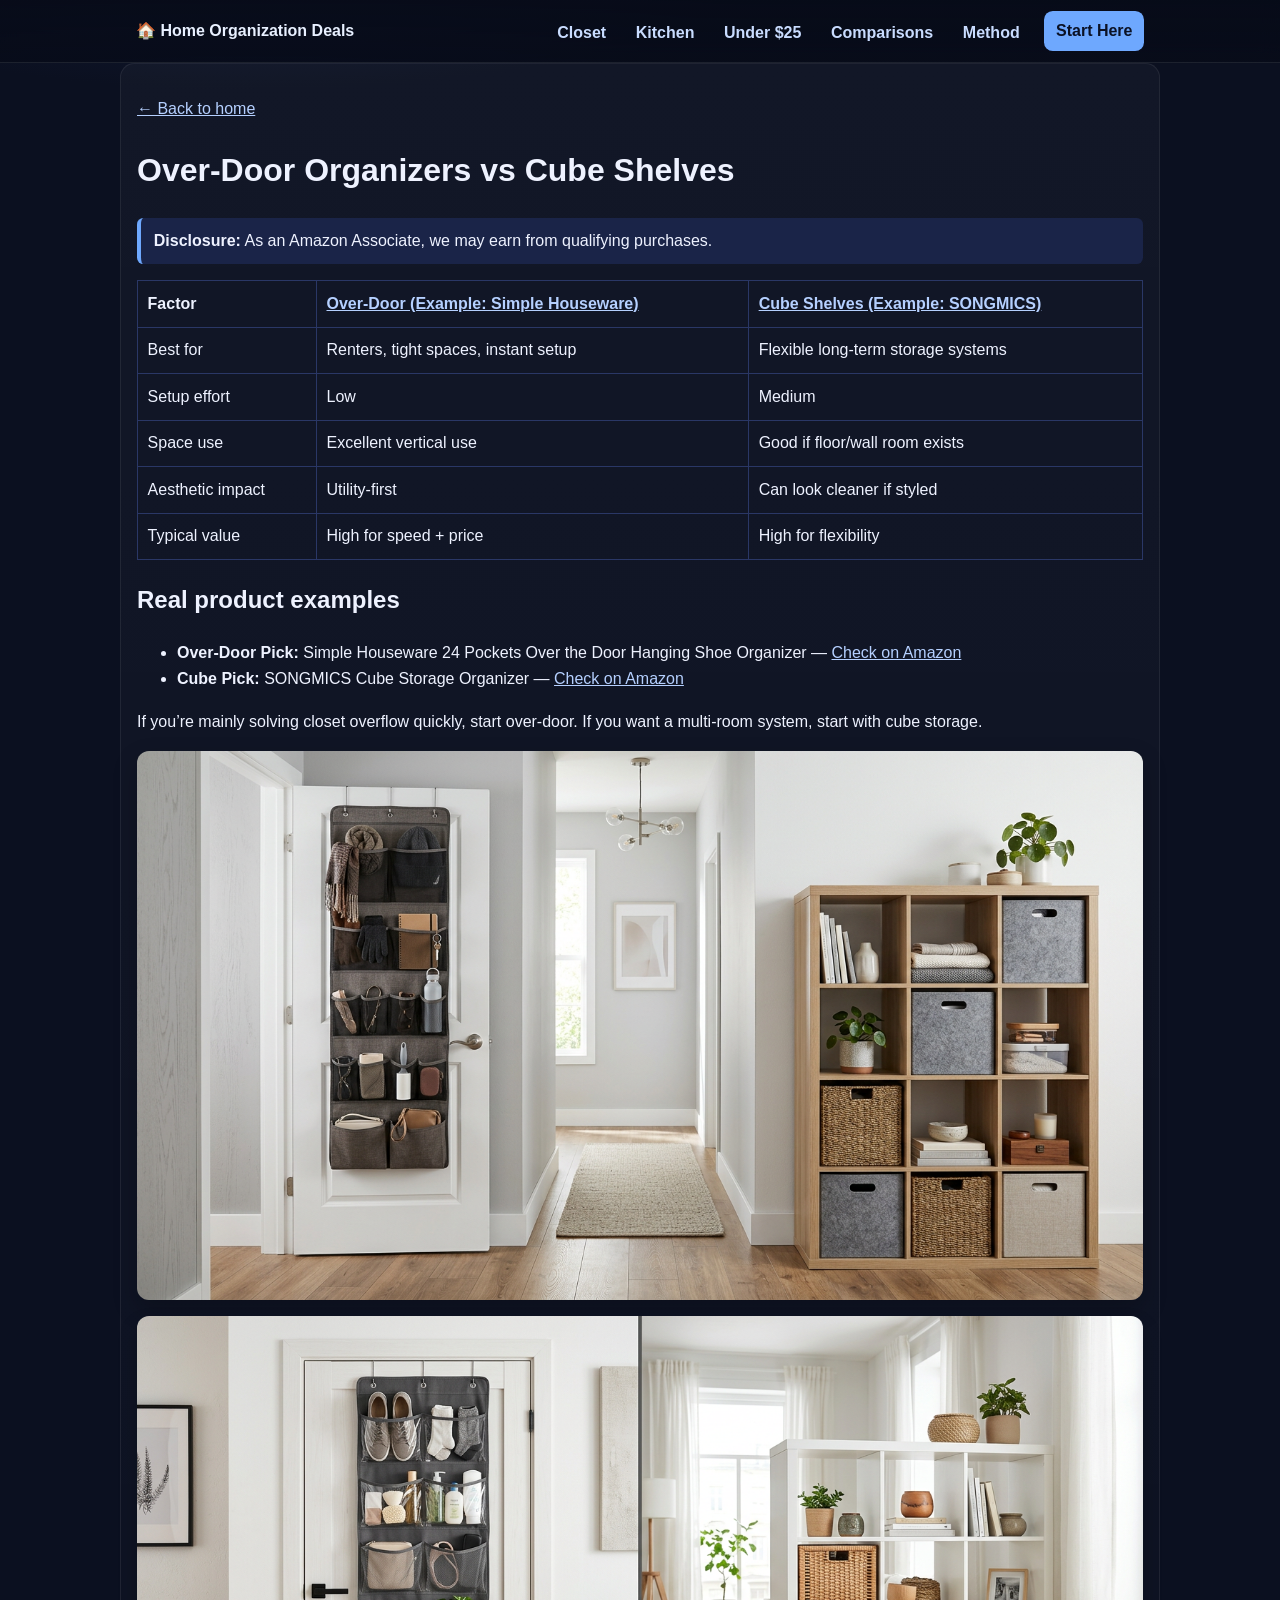
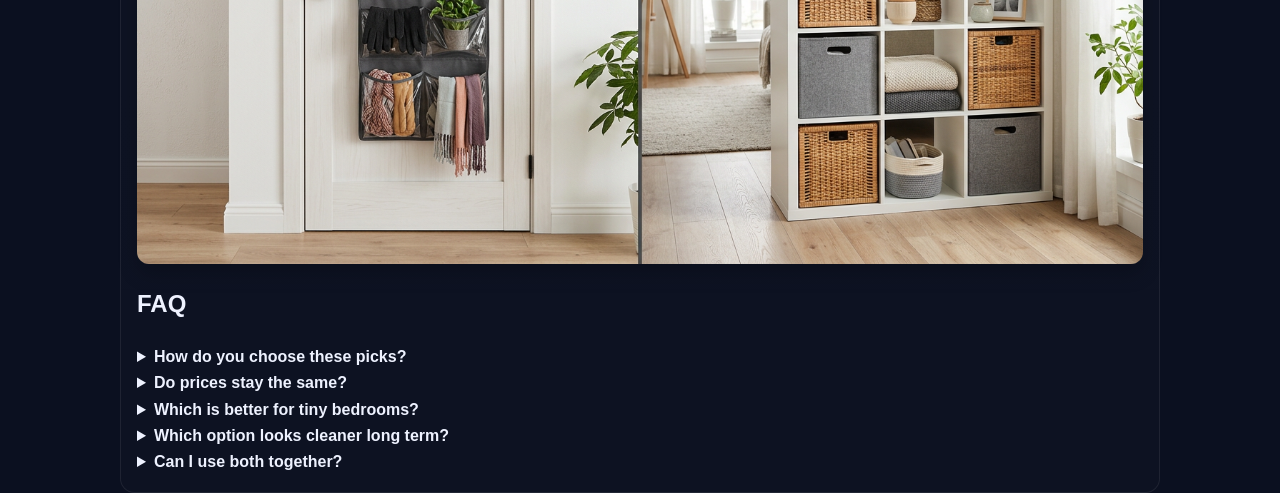
<file: comparison-over-door-vs-cube.html>
<!doctype html>
<html lang="en"><head>
<meta charset="utf-8"><meta name="viewport" content="width=device-width, initial-scale=1">
<title>Over-Door Organizers vs Cube Shelves (Real Product Comparison)</title>
<meta name="description" content="Compare over-door organizers and cube shelves with real Amazon product examples and practical use-case guidance.">
<link rel="canonical" href="https://virtualecommerceinc.com/home-organization-deals/comparison-over-door-vs-cube.html">
<link rel="stylesheet" href="styles.css">
<script type="application/ld+json">
{"@context":"https://schema.org","@type":"BreadcrumbList","itemListElement":[{"@type":"ListItem","position":1,"name":"Home","item":"https://virtualecommerceinc.com/home-organization-deals/"},{"@type":"ListItem","position":2,"name":"Over-Door vs Cube Shelves","item":"https://virtualecommerceinc.com/home-organization-deals/comparison-over-door-vs-cube.html"}]}
</script>

<script type="application/ld+json">
{"@context":"https://schema.org","@type":"ItemList","name":"Over-Door vs Cube Shelves","itemListElement":[{"@type":"ListItem","position":1,"item":{"@type":"Product","name":"Simple Houseware 24 Pockets Over the Door Hanging Shoe Organizer"}},{"@type":"ListItem","position":2,"item":{"@type":"Product","name":"SONGMICS Cube Storage Organizer"}},{"@type":"ListItem","position":3,"item":{"@type":"Product","name":"Whitmor 6 Section Hanging Shelf Closet Organizer"}}]}
</script>

<!-- Google tag (gtag.js) -->
<script async src="https://www.googletagmanager.com/gtag/js?id=G-3Q57QH82ZM"></script>
<script>
 window.dataLayer = window.dataLayer || [];
 function gtag(){dataLayer.push(arguments);}
 gtag('js', new Date());
 gtag('config', 'G-3Q57QH82ZM');
</script>
</head><body>

  <div class="top-nav-wrap">
    <div class="wrap top-nav">
      <a class="brand" href="index.html">🏠 Home Organization Deals</a>
      <nav class="top-links" aria-label="Primary">
        <a href="best-closet-organizers.html">Closet</a>
        <a href="best-kitchen-organizers.html">Kitchen</a>
        <a href="under-25.html">Under $25</a>
        <a href="comparison-over-door-vs-cube.html">Comparisons</a>
        <a href="about.html">Method</a>
      </nav>
      <a class="top-cta" href="best-closet-organizers.html">Start Here</a>
    </div>
  </div>
<main class="wrap content">
<p><a href="index.html">← Back to home</a></p>
<h1>Over-Door Organizers vs Cube Shelves</h1>
<p class="disclosure"><strong>Disclosure:</strong> As an Amazon Associate, we may earn from qualifying purchases.</p>

<table>
<thead><tr><th>Factor</th><th><a rel="nofollow sponsored" href="https://www.amazon.com/s?k=Simple+Houseware+24+Pockets+Over+the+Door+Hanging+Shoe+Organizer&tag=homeorganize01-20">Over-Door (Example: Simple Houseware)</a></th><th><a rel="nofollow sponsored" href="https://www.amazon.com/s?k=SONGMICS+Cube+Storage+Organizer&tag=homeorganize01-20">Cube Shelves (Example: SONGMICS)</a></th></tr></thead>
<tbody>
<tr><td>Best for</td><td>Renters, tight spaces, instant setup</td><td>Flexible long-term storage systems</td></tr>
<tr><td>Setup effort</td><td>Low</td><td>Medium</td></tr>
<tr><td>Space use</td><td>Excellent vertical use</td><td>Good if floor/wall room exists</td></tr>
<tr><td>Aesthetic impact</td><td>Utility-first</td><td>Can look cleaner if styled</td></tr>
<tr><td>Typical value</td><td>High for speed + price</td><td>High for flexibility</td></tr>
</tbody>
</table>

<h2>Real product examples</h2>
<ul>
  <li><strong>Over-Door Pick:</strong> Simple Houseware 24 Pockets Over the Door Hanging Shoe Organizer — <a rel="nofollow sponsored" href="https://www.amazon.com/s?k=Simple+Houseware+24+Pockets+Over+the+Door+Hanging+Shoe+Organizer&tag=homeorganize01-20">Check on Amazon</a></li>
  <li><strong>Cube Pick:</strong> SONGMICS Cube Storage Organizer — <a rel="nofollow sponsored" href="https://www.amazon.com/s?k=SONGMICS+Cube+Storage+Organizer&tag=homeorganize01-20">Check on Amazon</a></li>
</ul>

<p>If you’re mainly solving closet overflow quickly, start over-door. If you want a multi-room system, start with cube storage.</p>

<section class="guide-hero"><img src="assets/guide-compare.png" alt="Comparison scene showing over-door organizer and cube shelf storage" loading="lazy" /></section>


<section class="support-image"><img src="assets/compare_chart_bg.png" alt="Supplemental visual for comparison over door vs cube" loading="lazy" /></section>
<h2>FAQ</h2>
<details><summary>How do you choose these picks?</summary><p>We prioritize use-case fit, organization impact, and practical setup tradeoffs.</p></details>
<details><summary>Do prices stay the same?</summary><p>Amazon prices and availability change often; verify on Amazon before buying.</p></details>
<details><summary>Which is better for tiny bedrooms?</summary><p>Over-door usually wins for tiny rooms because it uses vertical space without consuming floor area.</p></details>
<details><summary>Which option looks cleaner long term?</summary><p>Cube systems can look cleaner if styled and maintained, especially in visible living areas.</p></details>
<details><summary>Can I use both together?</summary><p>Yes. Many people use over-door for overflow and cubes for stable category storage.</p></details>

</main></body></html>
</file>
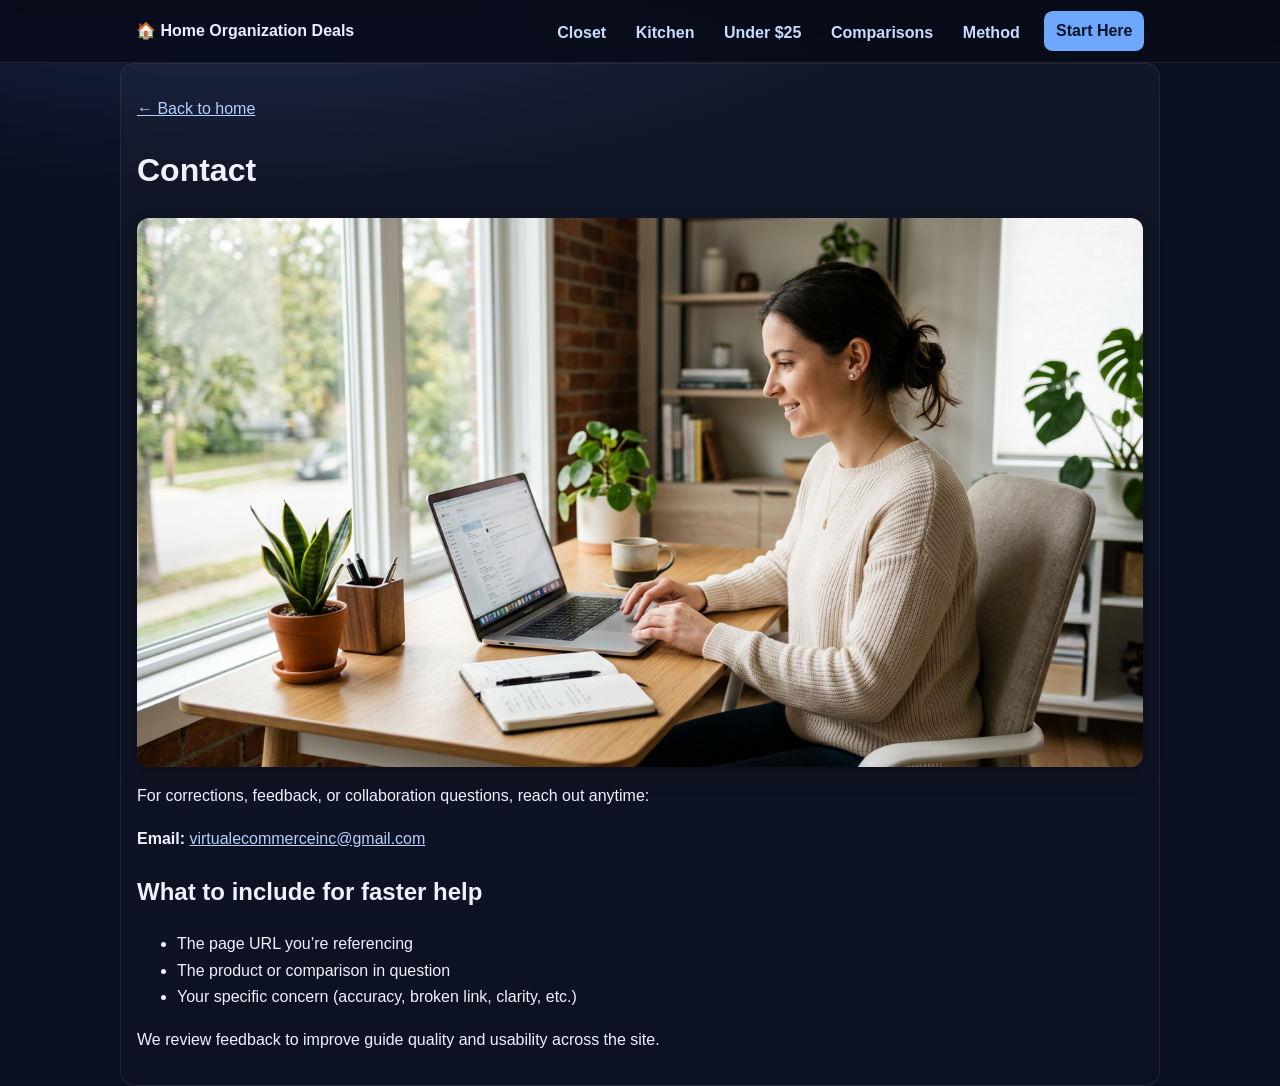
<file: contact.html>
<!doctype html><html lang="en"><head>
<meta charset="utf-8"><meta name="viewport" content="width=device-width, initial-scale=1">
<title>Contact</title>
<meta name="description" content="Contact Home Organization Deals.">
<link rel="canonical" href="https://virtualecommerceinc.com/home-organization-deals/contact.html">
<link rel="stylesheet" href="styles.css">
<script type="application/ld+json">
{"@context":"https://schema.org","@type":"BreadcrumbList","itemListElement":[{"@type":"ListItem","position":1,"name":"Home","item":"https://virtualecommerceinc.com/home-organization-deals/"},{"@type":"ListItem","position":2,"name":"Contact","item":"https://virtualecommerceinc.com/home-organization-deals/contact.html"}]}
</script>

<!-- Google tag (gtag.js) -->
<script async src="https://www.googletagmanager.com/gtag/js?id=G-3Q57QH82ZM"></script>
<script>
 window.dataLayer = window.dataLayer || [];
 function gtag(){dataLayer.push(arguments);}
 gtag('js', new Date());
 gtag('config', 'G-3Q57QH82ZM');
</script>
</head><body>

  <div class="top-nav-wrap"><div class="wrap top-nav"><a class="brand" href="index.html">🏠 Home Organization Deals</a><nav class="top-links" aria-label="Primary"><a href="best-closet-organizers.html">Closet</a><a href="best-kitchen-organizers.html">Kitchen</a><a href="under-25.html">Under $25</a><a href="comparison-over-door-vs-cube.html">Comparisons</a><a href="about.html">Method</a></nav><a class="top-cta" href="best-closet-organizers.html">Start Here</a></div></div>
<main class="wrap content">
<p><a href="index.html">← Back to home</a></p>
<h1>Contact</h1>
<section class="trust-hero"><img src="assets/page_contact.png" alt="contact page image" loading="lazy" /></section>
<p>For corrections, feedback, or collaboration questions, reach out anytime:</p>
<p><strong>Email:</strong> <a href="mailto:virtualecommerceinc@gmail.com">virtualecommerceinc@gmail.com</a></p>

<h2>What to include for faster help</h2>
<ul>
  <li>The page URL you’re referencing</li>
  <li>The product or comparison in question</li>
  <li>Your specific concern (accuracy, broken link, clarity, etc.)</li>
</ul>

<p>We review feedback to improve guide quality and usability across the site.</p>
</main></body></html>
</file>
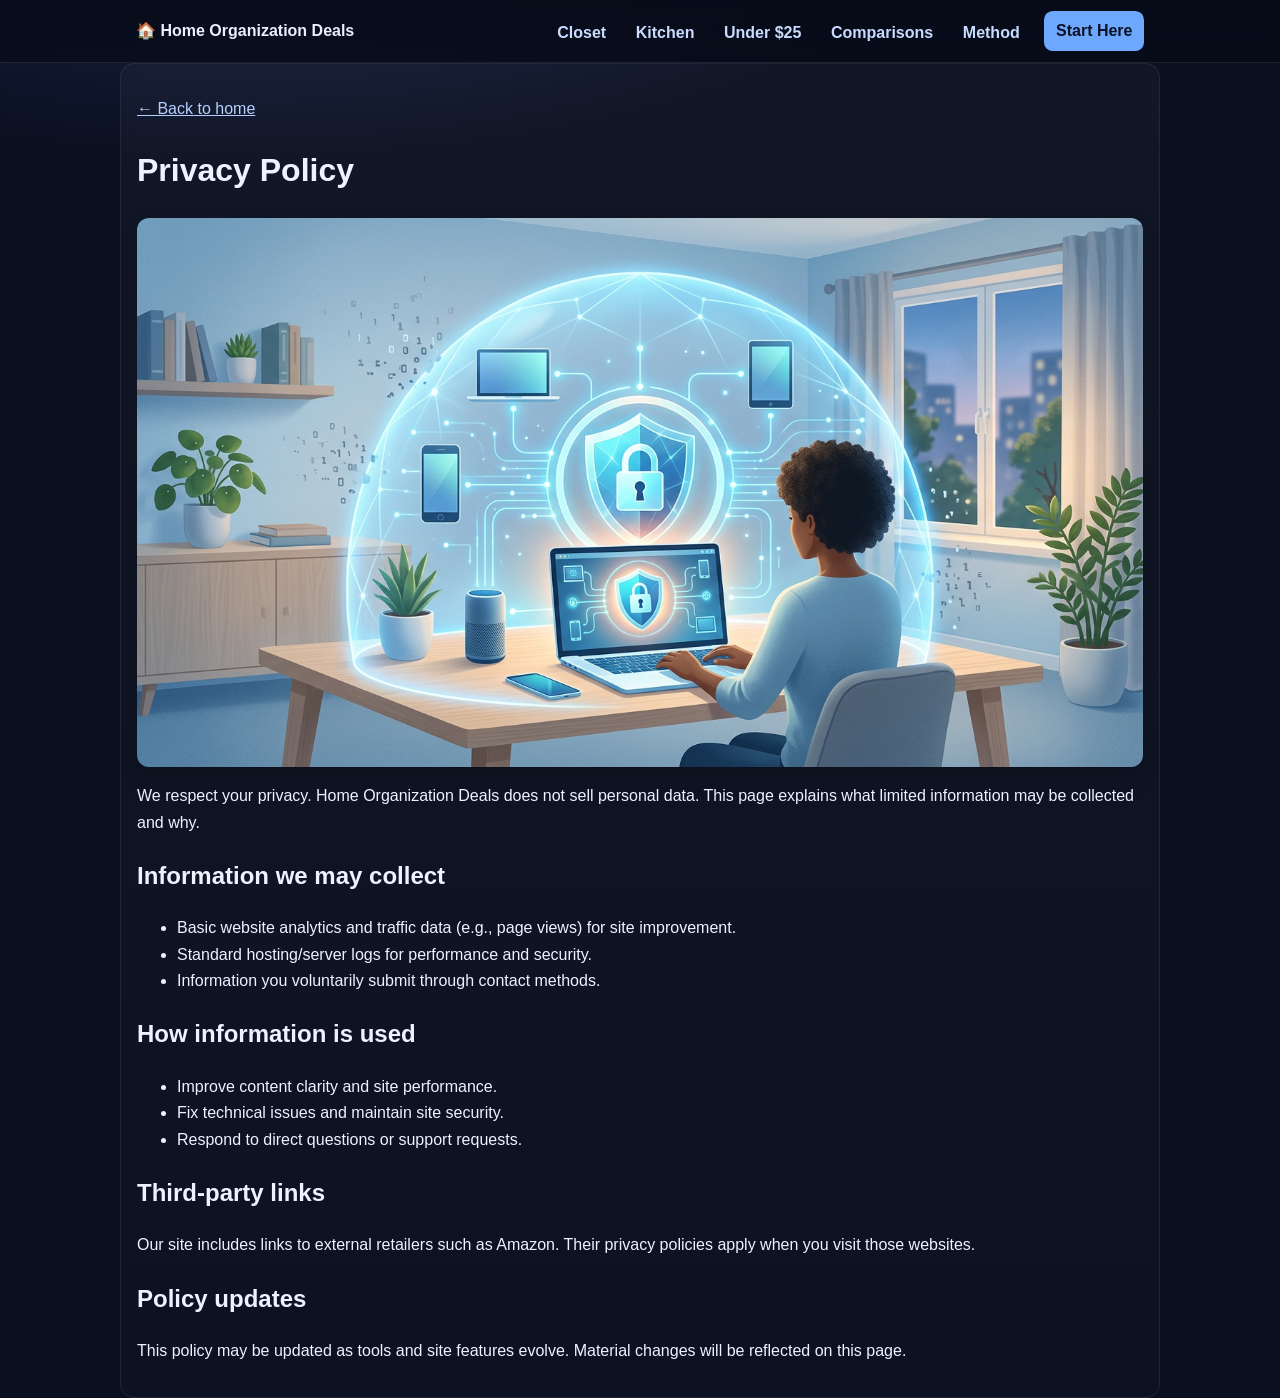
<file: privacy.html>
<!doctype html><html lang="en"><head>
<meta charset="utf-8"><meta name="viewport" content="width=device-width, initial-scale=1">
<title>Privacy Policy</title>
<meta name="description" content="Privacy policy for Home Organization Deals.">
<link rel="canonical" href="https://virtualecommerceinc.com/home-organization-deals/privacy.html">
<link rel="stylesheet" href="styles.css">
<script type="application/ld+json">
{"@context":"https://schema.org","@type":"BreadcrumbList","itemListElement":[{"@type":"ListItem","position":1,"name":"Home","item":"https://virtualecommerceinc.com/home-organization-deals/"},{"@type":"ListItem","position":2,"name":"Privacy","item":"https://virtualecommerceinc.com/home-organization-deals/privacy.html"}]}
</script>

<!-- Google tag (gtag.js) -->
<script async src="https://www.googletagmanager.com/gtag/js?id=G-3Q57QH82ZM"></script>
<script>
 window.dataLayer = window.dataLayer || [];
 function gtag(){dataLayer.push(arguments);}
 gtag('js', new Date());
 gtag('config', 'G-3Q57QH82ZM');
</script>
</head><body>

  <div class="top-nav-wrap"><div class="wrap top-nav"><a class="brand" href="index.html">🏠 Home Organization Deals</a><nav class="top-links" aria-label="Primary"><a href="best-closet-organizers.html">Closet</a><a href="best-kitchen-organizers.html">Kitchen</a><a href="under-25.html">Under $25</a><a href="comparison-over-door-vs-cube.html">Comparisons</a><a href="about.html">Method</a></nav><a class="top-cta" href="best-closet-organizers.html">Start Here</a></div></div>
<main class="wrap content">
<p><a href="index.html">← Back to home</a></p>
<h1>Privacy Policy</h1>
<section class="trust-hero"><img src="assets/page_privacy.png" alt="privacy page image" loading="lazy" /></section>
<p>We respect your privacy. Home Organization Deals does not sell personal data. This page explains what limited information may be collected and why.</p>

<h2>Information we may collect</h2>
<ul>
  <li>Basic website analytics and traffic data (e.g., page views) for site improvement.</li>
  <li>Standard hosting/server logs for performance and security.</li>
  <li>Information you voluntarily submit through contact methods.</li>
</ul>

<h2>How information is used</h2>
<ul>
  <li>Improve content clarity and site performance.</li>
  <li>Fix technical issues and maintain site security.</li>
  <li>Respond to direct questions or support requests.</li>
</ul>

<h2>Third-party links</h2>
<p>Our site includes links to external retailers such as Amazon. Their privacy policies apply when you visit those websites.</p>

<h2>Policy updates</h2>
<p>This policy may be updated as tools and site features evolve. Material changes will be reflected on this page.</p>
</main></body></html>
</file>
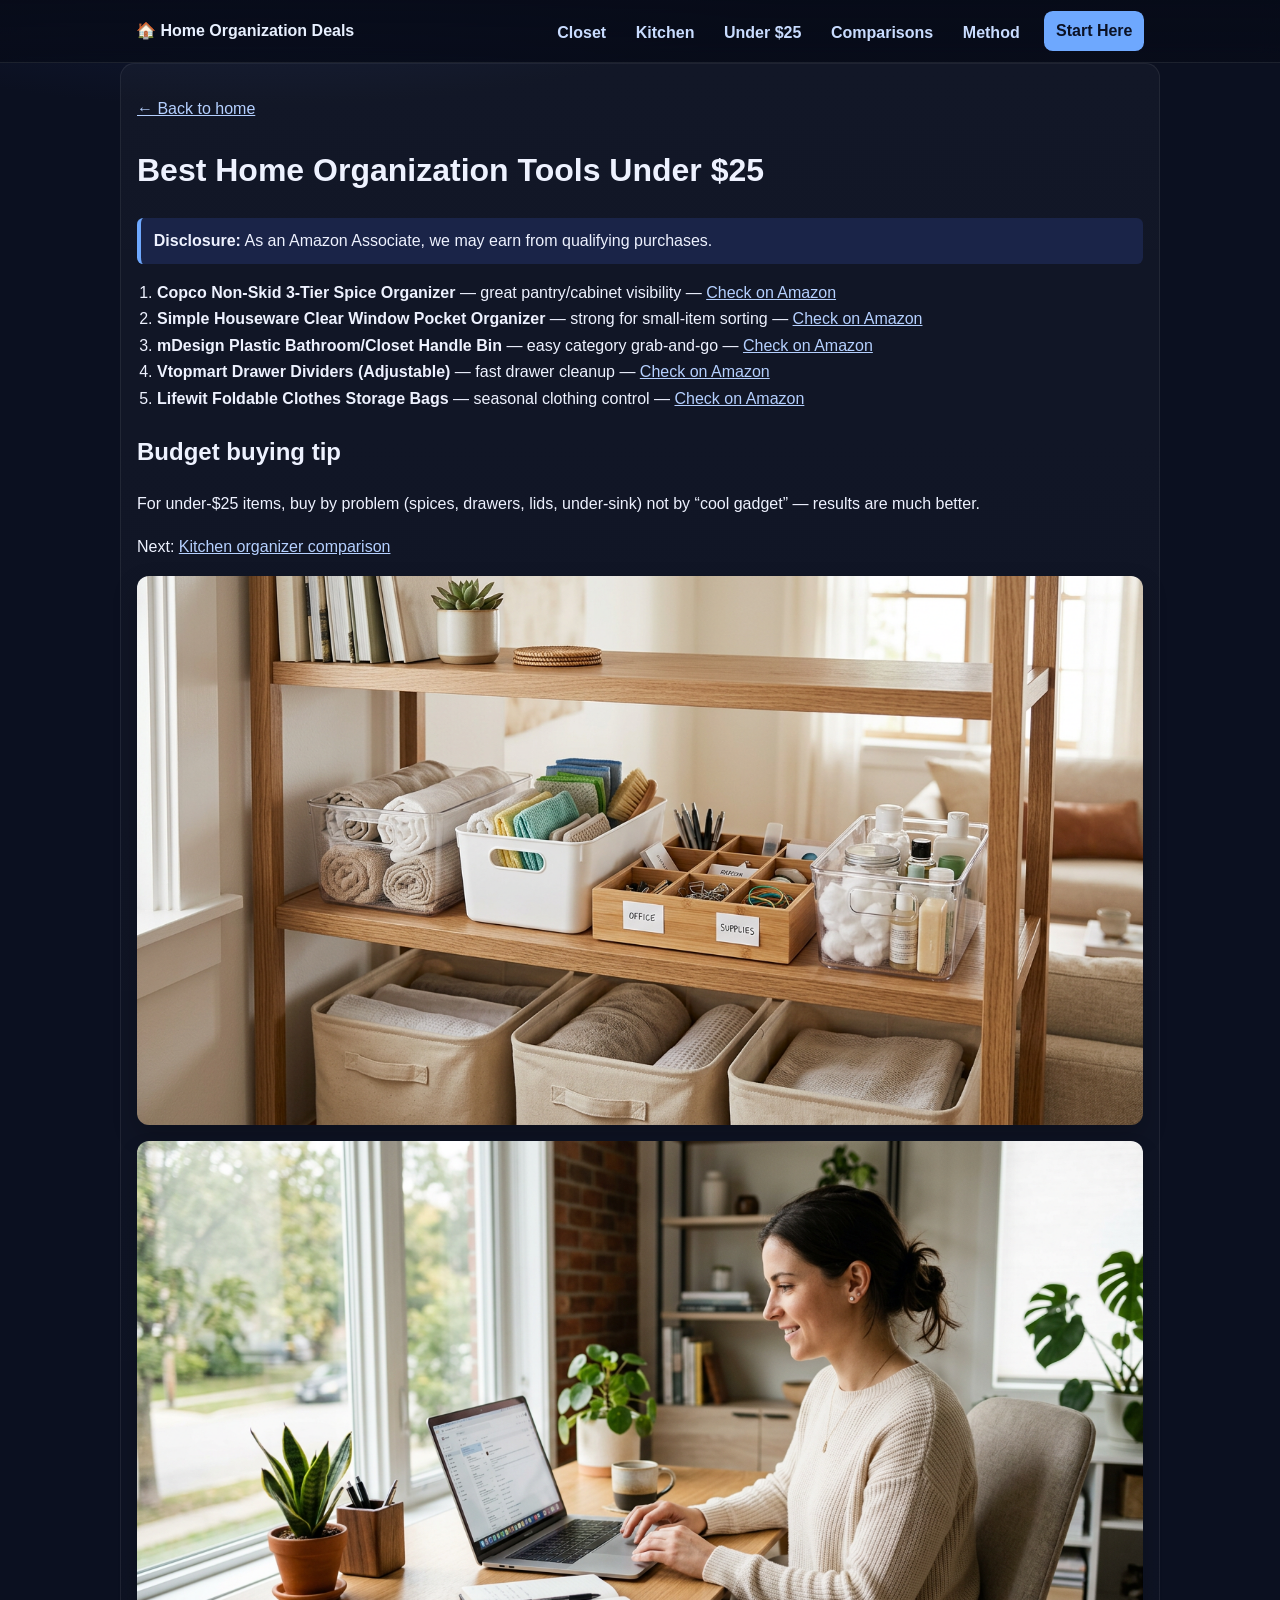
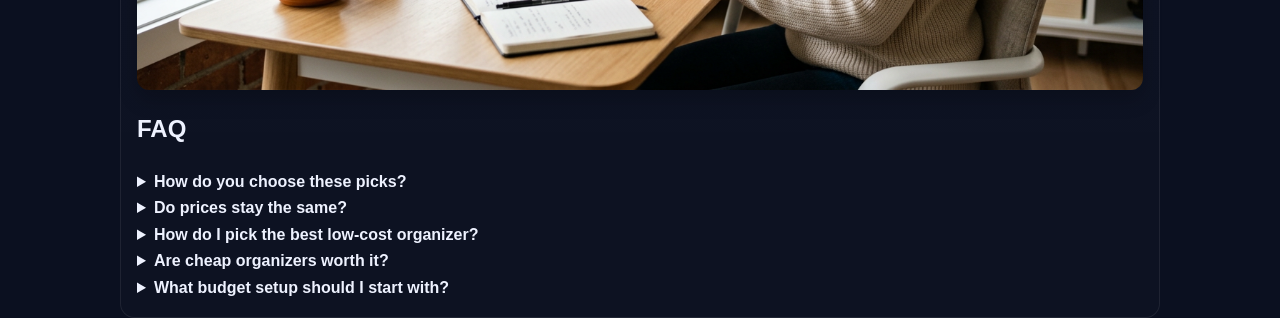
<file: under-25.html>
<!doctype html>
<html lang="en"><head>
<meta charset="utf-8"><meta name="viewport" content="width=device-width, initial-scale=1">
<title>Best Home Organization Tools Under $25 (Real Amazon Picks)</title>
<meta name="description" content="Real budget-friendly Amazon organization picks under $25 for kitchen, closet, and daily clutter control.">
<link rel="canonical" href="https://virtualecommerceinc.com/home-organization-deals/under-25.html">
<link rel="stylesheet" href="styles.css">
<script type="application/ld+json">
{"@context":"https://schema.org","@type":"BreadcrumbList","itemListElement":[{"@type":"ListItem","position":1,"name":"Home","item":"https://virtualecommerceinc.com/home-organization-deals/"},{"@type":"ListItem","position":2,"name":"Best Organizers Under $25","item":"https://virtualecommerceinc.com/home-organization-deals/under-25.html"}]}
</script>

<script type="application/ld+json">
{"@context":"https://schema.org","@type":"ItemList","name":"Best Organizers Under $25","itemListElement":[{"@type":"ListItem","position":1,"item":{"@type":"Product","name":"Copco Non-Skid 3-Tier Spice Pantry Organizer"}},{"@type":"ListItem","position":2,"item":{"@type":"Product","name":"Vtopmart Drawer Dividers Adjustable"}},{"@type":"ListItem","position":3,"item":{"@type":"Product","name":"Lifewit Foldable Clothes Storage Bags"}}]}
</script>

<!-- Google tag (gtag.js) -->
<script async src="https://www.googletagmanager.com/gtag/js?id=G-3Q57QH82ZM"></script>
<script>
 window.dataLayer = window.dataLayer || [];
 function gtag(){dataLayer.push(arguments);}
 gtag('js', new Date());
 gtag('config', 'G-3Q57QH82ZM');
</script>
</head><body>

  <div class="top-nav-wrap">
    <div class="wrap top-nav">
      <a class="brand" href="index.html">🏠 Home Organization Deals</a>
      <nav class="top-links" aria-label="Primary">
        <a href="best-closet-organizers.html">Closet</a>
        <a href="best-kitchen-organizers.html">Kitchen</a>
        <a href="under-25.html">Under $25</a>
        <a href="comparison-over-door-vs-cube.html">Comparisons</a>
        <a href="about.html">Method</a>
      </nav>
      <a class="top-cta" href="best-closet-organizers.html">Start Here</a>
    </div>
  </div>
<main class="wrap content">
<p><a href="index.html">← Back to home</a></p>
<h1>Best Home Organization Tools Under $25</h1>
<p class="disclosure"><strong>Disclosure:</strong> As an Amazon Associate, we may earn from qualifying purchases.</p>

<ol>
  <li><strong>Copco Non-Skid 3-Tier Spice Organizer</strong> — great pantry/cabinet visibility — <a rel="nofollow sponsored" href="https://www.amazon.com/s?k=Copco+Non-Skid+3-Tier+Spice+Pantry+Organizer&tag=homeorganize01-20">Check on Amazon</a></li>
  <li><strong>Simple Houseware Clear Window Pocket Organizer</strong> — strong for small-item sorting — <a rel="nofollow sponsored" href="https://www.amazon.com/s?k=Simple+Houseware+Clear+Window+Pocket+Organizer&tag=homeorganize01-20">Check on Amazon</a></li>
  <li><strong>mDesign Plastic Bathroom/Closet Handle Bin</strong> — easy category grab-and-go — <a rel="nofollow sponsored" href="https://www.amazon.com/s?k=mDesign+Plastic+Bathroom+Closet+Handle+Bin&tag=homeorganize01-20">Check on Amazon</a></li>
  <li><strong>Vtopmart Drawer Dividers (Adjustable)</strong> — fast drawer cleanup — <a rel="nofollow sponsored" href="https://www.amazon.com/s?k=Vtopmart+Drawer+Dividers+Adjustable&tag=homeorganize01-20">Check on Amazon</a></li>
  <li><strong>Lifewit Foldable Clothes Storage Bags</strong> — seasonal clothing control — <a rel="nofollow sponsored" href="https://www.amazon.com/s?k=Lifewit+Foldable+Clothes+Storage+Bags&tag=homeorganize01-20">Check on Amazon</a></li>
</ol>

<h2>Budget buying tip</h2>
<p>For under-$25 items, buy by problem (spices, drawers, lids, under-sink) not by “cool gadget” — results are much better.</p>
<p>Next: <a href="best-kitchen-organizers.html">Kitchen organizer comparison</a></p>

<section class="guide-hero"><img src="assets/guide-budget.png" alt="Affordable home organization tools like bins and dividers arranged neatly" loading="lazy" /></section>


<section class="support-image"><img src="assets/page_contact.png" alt="Supplemental visual for under 25" loading="lazy" /></section>
<h2>FAQ</h2>
<details><summary>How do you choose these picks?</summary><p>We prioritize use-case fit, organization impact, and practical setup tradeoffs.</p></details>
<details><summary>Do prices stay the same?</summary><p>Amazon prices and availability change often; verify on Amazon before buying.</p></details>
<details><summary>How do I pick the best low-cost organizer?</summary><p>Pick by problem, not by trend. Choose one item that removes daily friction in a high-traffic zone.</p></details>
<details><summary>Are cheap organizers worth it?</summary><p>They can be, if the form factor matches your space and usage frequency.</p></details>
<details><summary>What budget setup should I start with?</summary><p>A simple sequence: drawer dividers + one bin system + labels gives strong early results.</p></details>

</main></body></html>
</file>
<file: styles.css>
:root{--bg:#0b1020;--card:#141b34;--txt:#eef2ff;--muted:#b8c0dd;--accent:#6ea8fe;--line:#2a3766;--alt:#101a36}
*{box-sizing:border-box}
body{margin:0;background:radial-gradient(1200px 500px at 20% -10%, #1b2854 0%, var(--bg) 60%);color:var(--txt);font:16px/1.65 Inter,Arial,system-ui}
.wrap{max-width:1040px;margin:auto;padding:1rem}
.hero{padding-top:1.25rem}
.eyebrow{color:var(--accent);font-weight:700;text-transform:uppercase;letter-spacing:.08em;margin-bottom:.5rem}
.sub{color:var(--muted)}
nav{display:flex;gap:.8rem;flex-wrap:wrap;margin-top:.25rem}
a{color:#b5d0ff}
a:hover{text-decoration:underline}
.grid{display:grid;grid-template-columns:repeat(auto-fit,minmax(220px,1fr));gap:1rem}
.card,.content,.panel{background:linear-gradient(180deg, rgba(255,255,255,.03), rgba(255,255,255,.01));padding:1rem;border-radius:.9rem;border:1px solid rgba(255,255,255,.07)}
.panel{margin-top:1rem}
.disclosure{background:#1a2448;padding:.6rem .8rem;border-left:4px solid var(--accent);border-radius:.4rem}
.hero-banner{position:relative;border-radius:1rem;overflow:hidden;margin-top:.75rem;border:1px solid rgba(255,255,255,.1)}
.hero-banner img{width:100%;height:auto;display:block;filter:saturate(1.04)}
.hero-overlay{position:absolute;inset:0;display:flex;flex-direction:column;justify-content:center;gap:.85rem;padding:clamp(1rem,3vw,2.2rem);background:linear-gradient(90deg,rgba(7,12,28,.76) 0%, rgba(7,12,28,.35) 45%, rgba(7,12,28,.14) 100%)}
.hero-overlay h1{margin:0;max-width:760px;line-height:1.12;font-size:clamp(1.5rem,3.8vw,2.7rem)}
.hero-overlay p{margin:0;max-width:680px;color:#dbe5ff}
.hero-ctas{display:flex;gap:.7rem;flex-wrap:wrap;margin-top:.3rem}
.btn{display:inline-block;padding:.55rem .9rem;border-radius:.55rem;background:#6ea8fe;color:#081020;font-weight:700;text-decoration:none}
.btn:hover{text-decoration:none;filter:brightness(1.05)}
.btn-alt{background:#d4e4ff;color:#0d1732}
.two-col{display:grid;grid-template-columns:2fr 1fr;gap:1rem;align-items:start}
.alt{background:var(--alt)}
.section-image{width:100%;height:auto;border-radius:.65rem;margin-bottom:.75rem;display:block}
.badge{display:inline-block;padding:.2rem .5rem;border-radius:999px;background:#223567;color:#cfe0ff;font-size:.76rem;font-weight:700;margin-bottom:.5rem}
ol{padding-left:1.25rem}
summary{cursor:pointer;font-weight:600}
table{width:100%;border-collapse:collapse}th,td{border:1px solid var(--line);padding:.6rem;text-align:left}
.footer{opacity:.9;padding-bottom:2rem}
@media (max-width:900px){.two-col{grid-template-columns:1fr}.hero-overlay{position:static;background:#101a36}.hero-banner{overflow:visible}}
.guide-hero{margin:1rem 0}
.guide-hero img{width:100%;height:auto;border-radius:.75rem;display:block;box-shadow:0 10px 24px rgba(0,0,0,.22)}
.top-nav-wrap{
  position:sticky;
  top:0;
  z-index:1000;
  backdrop-filter: blur(10px);
  background:linear-gradient(180deg, rgba(7,11,24,.92), rgba(7,11,24,.78));
  border-bottom:1px solid rgba(255,255,255,.09);
}
.top-nav{
  display:flex;
  align-items:center;
  gap:1rem;
  padding:.65rem 1rem;
}
.brand{
  font-weight:800;
  text-decoration:none;
  color:#e8f0ff;
  white-space:nowrap;
}
.top-links{
  display:flex;
  gap:.75rem;
  flex-wrap:wrap;
  margin-left:auto;
}
.top-links a{
  text-decoration:none;
  color:#c9dcff;
  font-weight:600;
  padding:.35rem .55rem;
  border-radius:.5rem;
}
.top-links a:hover{background:rgba(110,168,254,.18);text-decoration:none}
.top-cta{
  text-decoration:none;
  background:#6ea8fe;
  color:#0b1225;
  font-weight:800;
  padding:.42rem .72rem;
  border-radius:.55rem;
  white-space:nowrap;
}
.top-cta:hover{text-decoration:none;filter:brightness(1.05)}
@media (max-width:900px){
  .top-nav{flex-wrap:wrap}
  .top-links{order:3;width:100%;margin-left:0}
  .top-cta{margin-left:auto}
}
.guide-cards{align-items:stretch}
.guide-card{padding:0;overflow:hidden;display:flex;flex-direction:column}
.guide-card img{width:100%;aspect-ratio:16/10;object-fit:cover;display:block}
.guide-card .card-body{padding:1rem}
.support-image{margin:1rem 0}
.support-image img,.trust-hero img{width:100%;height:auto;border-radius:.75rem;display:block;box-shadow:0 10px 20px rgba(0,0,0,.2)}
.trust-hero{margin:.75rem 0 1rem}
</file>
